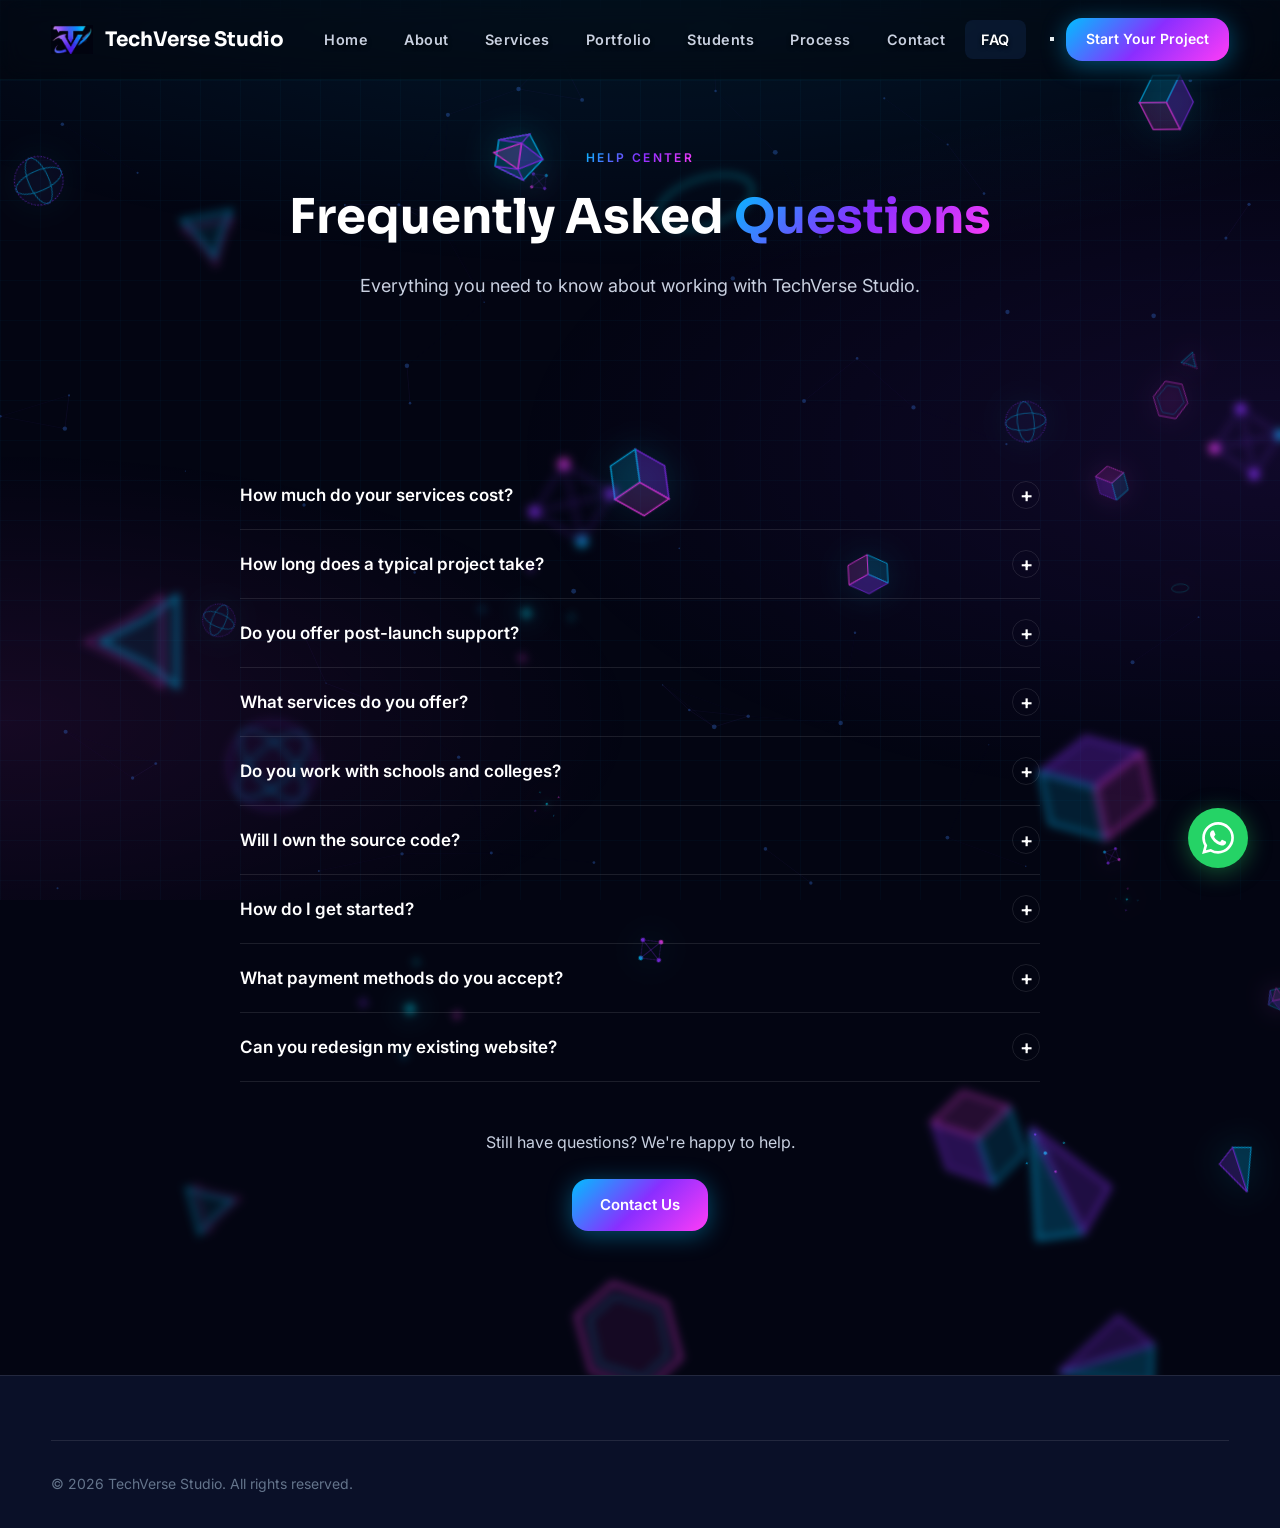
<file: faq.html>
<!DOCTYPE html>
<html lang="en" data-theme="dark">
<head>
  <meta charset="UTF-8">
  <meta name="viewport" content="width=device-width, initial-scale=1.0">
  <meta name="description" content="TechVerse Studio FAQ — Answers about pricing, delivery times, support, and our digital services.">
  <title>FAQ | TechVerse Studio</title>
  <link rel="stylesheet" href="css/style.css?v=26">
</head>
<body>
  <canvas id="particle-canvas" aria-hidden="true"></canvas>
  <header class="navbar scrolled" role="banner">
    <div class="nav-inner">
      <a href="index.html" class="logo"><div class="logo-icon"><img src="assets/logo.png" alt="TechVerse Studio logo"></div><span>TechVerse Studio</span></a>
      <nav class="nav-links"><a href="index.html">Home</a><a href="about.html">About</a><a href="services.html">Services</a><a href="portfolio.html">Portfolio</a><a href="students.html">Students</a><a href="process.html">Process</a><a href="contact.html">Contact</a><a href="faq.html" class="active">FAQ</a></nav>
      <div class="nav-actions"><button class="theme-toggle" type="button" aria-label="Switch theme"></button><a href="contact.html" class="btn btn-primary btn-sm nav-cta">Start Your Project</a><button class="menu-toggle" type="button" aria-label="Open menu"><span></span><span></span><span></span></button></div>
    </div>
    <nav class="mobile-menu"><a href="faq.html" class="active">FAQ</a><a href="contact.html">Contact</a></nav>
  </header>

  <main>
    <section class="page-hero">
      <div class="container reveal">
        <span class="section-label">Help Center</span>
        <h1>Frequently Asked <span class="gradient-text">Questions</span></h1>
        <p>Everything you need to know about working with TechVerse Studio.</p>
      </div>
    </section>

    <section class="section">
      <div class="container">
        <div class="faq-list reveal">
          <div class="faq-item">
            <button class="faq-question" type="button">How much do your services cost?<span class="icon" aria-hidden="true">+</span></button>
            <div class="faq-answer"><div class="faq-answer-inner">Our pricing is highly flexible and depends entirely on your project's scope and complexity. For student projects, we offer heavily discounted packages ranging from ₹2,000 to ₹3,500. For startups and businesses, we focus on delivering maximum ROI through custom-tailored solutions designed for rapid scale and market impact. We provide full, transparent estimates after understanding your requirements during a free consultation.</div></div>
          </div>
          <div class="faq-item">
            <button class="faq-question" type="button">How long does a typical project take?<span class="icon" aria-hidden="true">+</span></button>
            <div class="faq-answer"><div class="faq-answer-inner">Timeline varies by project type: Student projects typically take 1 week. Startups, businesses, and enterprise solutions take 4–8 weeks. We provide a detailed timeline during the planning phase and stick to agreed milestones.</div></div>
          </div>
          <div class="faq-item">
            <button class="faq-question" type="button">Do you offer post-launch support?<span class="icon" aria-hidden="true">+</span></button>
            <div class="faq-answer"><div class="faq-answer-inner">Absolutely! All packages include post-launch support. Startup MVPs include 30 days of free support. We also offer ongoing maintenance plans covering updates, security patches, performance optimization, and feature additions.</div></div>
          </div>
          <div class="faq-item">
            <button class="faq-question" type="button">What services do you offer?<span class="icon" aria-hidden="true">+</span></button>
            <div class="faq-answer"><div class="faq-answer-inner">We offer end-to-end digital solutions: web development, mobile apps, AI solutions, chatbots, automation systems, branding, graphic design, animation & video editing, digital marketing, social media marketing, email marketing, and Meta ads campaigns.</div></div>
          </div>
          <div class="faq-item">
            <button class="faq-question" type="button">Do you work with schools and colleges?<span class="icon" aria-hidden="true">+</span></button>
            <div class="faq-answer"><div class="faq-answer-inner">Yes! We specialize in serving educational institutions with LMS portals, school websites, student management systems, and digital marketing. We also offer special student project pricing for academic portfolios and mini projects.</div></div>
          </div>
          <div class="faq-item">
            <button class="faq-question" type="button">Will I own the source code?<span class="icon" aria-hidden="true">+</span></button>
            <div class="faq-answer"><div class="faq-answer-inner">Yes. Upon project completion and final payment, you receive full ownership of all source code, designs, and assets we create for your project. We believe in complete transparency and client ownership.</div></div>
          </div>
          <div class="faq-item">
            <button class="faq-question" type="button">How do I get started?<span class="icon" aria-hidden="true">+</span></button>
            <div class="faq-answer"><div class="faq-answer-inner">Simply fill out our contact form, message us on WhatsApp, or email us at tvs.techverse.studio@gmail.com. We'll schedule a free consultation to discuss your project, provide a custom quote, and outline the next steps.</div></div>
          </div>
          <div class="faq-item">
            <button class="faq-question" type="button">What payment methods do you accept?<span class="icon" aria-hidden="true">+</span></button>
            <div class="faq-answer"><div class="faq-answer-inner">We accept bank transfers, UPI, PayPal, and international wire transfers. Projects typically require a 50% deposit to begin, with the remaining balance due upon completion. Flexible payment plans are available for larger projects.</div></div>
          </div>
          <div class="faq-item">
            <button class="faq-question" type="button">Can you redesign my existing website?<span class="icon" aria-hidden="true">+</span></button>
            <div class="faq-answer"><div class="faq-answer-inner">Definitely! We offer website redesign and migration services. We'll audit your current site, identify improvement areas, and create a modern, high-converting replacement while preserving your SEO rankings and content where possible.</div></div>
          </div>
        </div>
        <div style="text-align:center;margin-top:3rem;" class="reveal">
          <p style="color:var(--text-secondary);margin-bottom:1.5rem;">Still have questions? We're happy to help.</p>
          <a href="contact.html" class="btn btn-primary">Contact Us</a>
        </div>
      </div>
    </section>
  </main>

  <footer class="footer"><div class="container"><div class="footer-bottom"><p>&copy; 2026 TechVerse Studio. All rights reserved.</p></div></div></footer>
  <a href="#" class="whatsapp-float" data-whatsapp aria-label="Chat on WhatsApp"><svg viewBox="0 0 24 24"><path d="M17.472 14.382c-.297-.149-1.758-.867-2.03-.967-.273-.099-.471-.148-.67.15-.197.297-.767.966-.94 1.164-.173.199-.347.223-.644.075-.297-.15-1.255-.463-2.39-1.475-.883-.788-1.48-1.761-1.653-2.059-.173-.297-.018-.458.13-.606.134-.133.298-.347.446-.52.149-.174.198-.298.298-.497.099-.198.05-.371-.025-.52-.075-.149-.669-1.612-.916-2.207-.242-.579-.487-.5-.669-.51-.173-.008-.371-.01-.57-.01-.198 0-.52.074-.792.372-.272.297-1.04 1.016-1.04 2.479 0 1.462 1.065 2.875 1.213 3.074.149.198 2.096 3.2 5.077 4.487.709.306 1.262.489 1.694.625.712.227 1.36.195 1.871.118.571-.085 1.758-.719 2.006-1.413.248-.694.248-1.289.173-1.413-.074-.124-.272-.198-.57-.347m-5.421 7.403h-.004a9.87 9.87 0 01-5.031-1.378l-.361-.214-3.741.982.998-3.648-.235-.374a9.86 9.86 0 01-1.51-5.26c.001-5.45 4.436-9.884 9.888-9.884 2.64 0 5.122 1.03 6.988 2.898a9.825 9.825 0 012.893 6.994c-.003 5.45-4.435 9.884-9.885 9.884m8.413-18.297A11.815 11.815 0 0012.05 0C5.495 0 .16 5.335.157 11.892c0 2.096.547 4.142 1.588 5.945L.057 24l6.305-1.654a11.882 11.882 0 005.683 1.448h.005c6.554 0 11.89-5.335 11.893-11.893a11.821 11.821 0 00-3.48-8.413z"/></svg></a>
  <script src="js/main.js"></script>
</body>
</html>
</file>
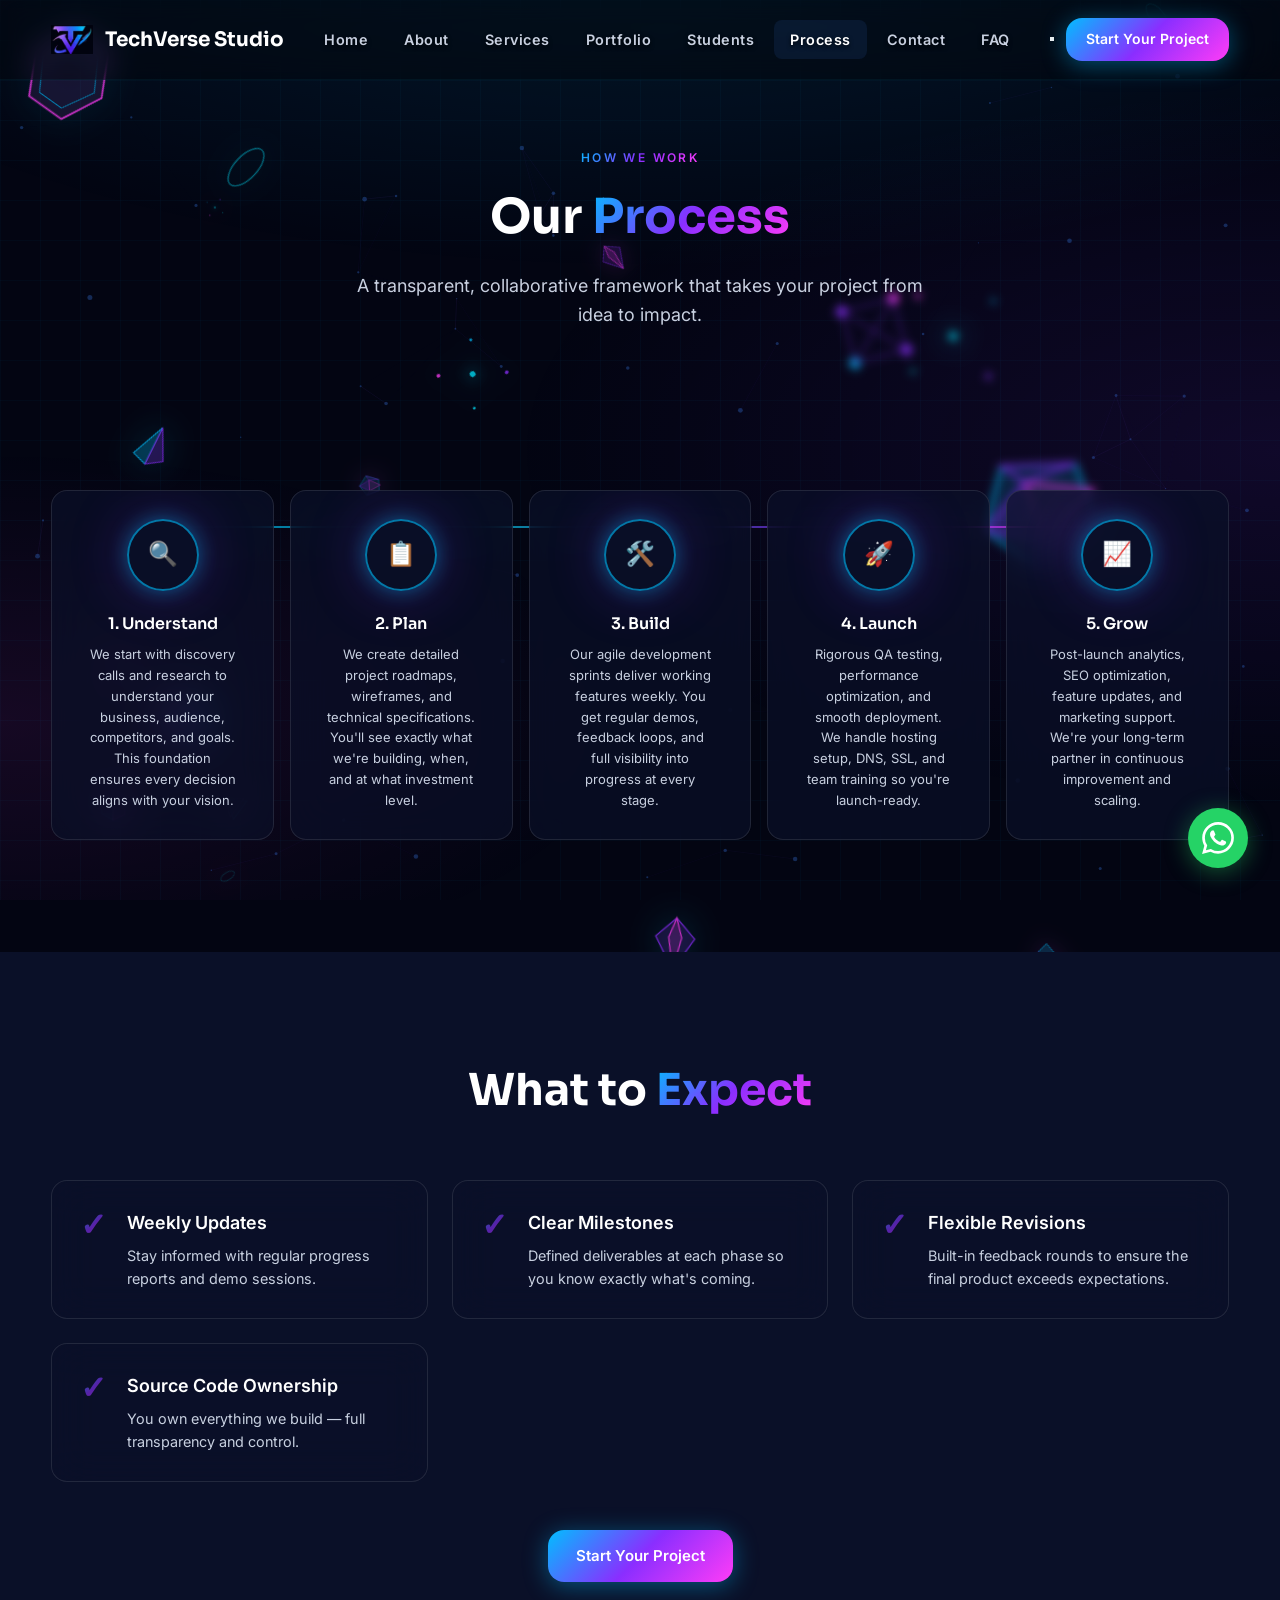
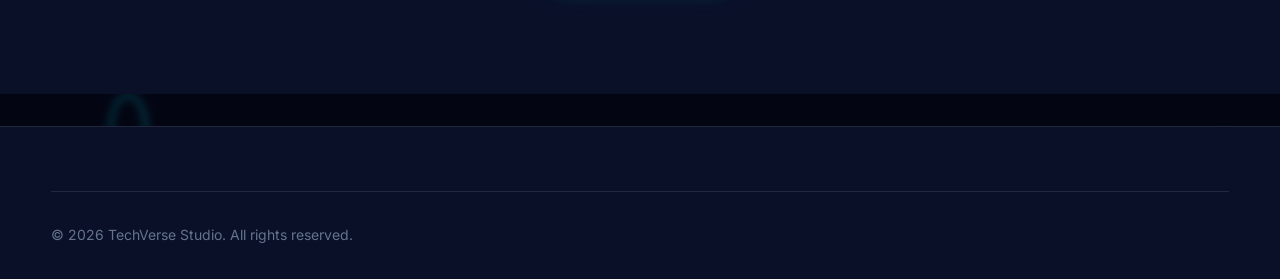
<file: process.html>
<!DOCTYPE html>
<html lang="en" data-theme="dark">
<head>
  <meta charset="UTF-8">
  <meta name="viewport" content="width=device-width, initial-scale=1.0">
  <meta name="description" content="TechVerse Studio process — Understand, Plan, Build, Launch, and Grow. Our proven 5-step framework for digital success.">
  <title>Our Process | TechVerse Studio</title>
  <link rel="stylesheet" href="css/style.css?v=26">
</head>
<body>
  <canvas id="particle-canvas" aria-hidden="true"></canvas>
  <header class="navbar scrolled" role="banner">
    <div class="nav-inner">
      <a href="index.html" class="logo"><div class="logo-icon"><img src="assets/logo.png" alt="TechVerse Studio logo"></div><span>TechVerse Studio</span></a>
      <nav class="nav-links"><a href="index.html">Home</a><a href="about.html">About</a><a href="services.html">Services</a><a href="portfolio.html">Portfolio</a><a href="students.html">Students</a><a href="process.html" class="active">Process</a><a href="contact.html">Contact</a><a href="faq.html">FAQ</a></nav>
      <div class="nav-actions"><button class="theme-toggle" type="button" aria-label="Switch theme"></button><a href="contact.html" class="btn btn-primary btn-sm nav-cta">Start Your Project</a><button class="menu-toggle" type="button" aria-label="Open menu"><span></span><span></span><span></span></button></div>
    </div>
    <nav class="mobile-menu"><a href="index.html">Home</a><a href="process.html" class="active">Process</a><a href="contact.html">Contact</a></nav>
  </header>

  <main>
    <section class="page-hero">
      <div class="container reveal">
        <span class="section-label">How We Work</span>
        <h1>Our <span class="gradient-text">Process</span></h1>
        <p>A transparent, collaborative framework that takes your project from idea to impact.</p>
      </div>
    </section>

    <section class="section">
      <div class="container">
        <div class="process-timeline">
          <article class="glass-card process-step reveal">
            <div class="step-icon">🔍</div>
            <h3>1. Understand</h3>
            <p>We start with discovery calls and research to understand your business, audience, competitors, and goals. This foundation ensures every decision aligns with your vision.</p>
          </article>
          <article class="glass-card process-step reveal">
            <div class="step-icon">📋</div>
            <h3>2. Plan</h3>
            <p>We create detailed project roadmaps, wireframes, and technical specifications. You'll see exactly what we're building, when, and at what investment level.</p>
          </article>
          <article class="glass-card process-step reveal">
            <div class="step-icon">🛠️</div>
            <h3>3. Build</h3>
            <p>Our agile development sprints deliver working features weekly. You get regular demos, feedback loops, and full visibility into progress at every stage.</p>
          </article>
          <article class="glass-card process-step reveal">
            <div class="step-icon">🚀</div>
            <h3>4. Launch</h3>
            <p>Rigorous QA testing, performance optimization, and smooth deployment. We handle hosting setup, DNS, SSL, and team training so you're launch-ready.</p>
          </article>
          <article class="glass-card process-step reveal">
            <div class="step-icon">📈</div>
            <h3>5. Grow</h3>
            <p>Post-launch analytics, SEO optimization, feature updates, and marketing support. We're your long-term partner in continuous improvement and scaling.</p>
          </article>
        </div>
      </div>
    </section>

    <section class="section" style="background:var(--bg-secondary);">
      <div class="container">
        <header class="section-header reveal">
          <h2 class="section-title">What to <span class="gradient-text">Expect</span></h2>
        </header>
        <div class="benefits-grid">
          <article class="glass-card benefit-card reveal"><span class="benefit-num">✓</span><div><h3>Weekly Updates</h3><p>Stay informed with regular progress reports and demo sessions.</p></div></article>
          <article class="glass-card benefit-card reveal"><span class="benefit-num">✓</span><div><h3>Clear Milestones</h3><p>Defined deliverables at each phase so you know exactly what's coming.</p></div></article>
          <article class="glass-card benefit-card reveal"><span class="benefit-num">✓</span><div><h3>Flexible Revisions</h3><p>Built-in feedback rounds to ensure the final product exceeds expectations.</p></div></article>
          <article class="glass-card benefit-card reveal"><span class="benefit-num">✓</span><div><h3>Source Code Ownership</h3><p>You own everything we build — full transparency and control.</p></div></article>
        </div>
        <div style="text-align:center;margin-top:3rem;" class="reveal">
          <a href="contact.html" class="btn btn-primary">Start Your Project</a>
        </div>
      </div>
    </section>
  </main>

  <footer class="footer"><div class="container"><div class="footer-bottom"><p>&copy; 2026 TechVerse Studio. All rights reserved.</p></div></div></footer>
  <a href="#" class="whatsapp-float" data-whatsapp aria-label="Chat on WhatsApp"><svg viewBox="0 0 24 24"><path d="M17.472 14.382c-.297-.149-1.758-.867-2.03-.967-.273-.099-.471-.148-.67.15-.197.297-.767.966-.94 1.164-.173.199-.347.223-.644.075-.297-.15-1.255-.463-2.39-1.475-.883-.788-1.48-1.761-1.653-2.059-.173-.297-.018-.458.13-.606.134-.133.298-.347.446-.52.149-.174.198-.298.298-.497.099-.198.05-.371-.025-.52-.075-.149-.669-1.612-.916-2.207-.242-.579-.487-.5-.669-.51-.173-.008-.371-.01-.57-.01-.198 0-.52.074-.792.372-.272.297-1.04 1.016-1.04 2.479 0 1.462 1.065 2.875 1.213 3.074.149.198 2.096 3.2 5.077 4.487.709.306 1.262.489 1.694.625.712.227 1.36.195 1.871.118.571-.085 1.758-.719 2.006-1.413.248-.694.248-1.289.173-1.413-.074-.124-.272-.198-.57-.347m-5.421 7.403h-.004a9.87 9.87 0 01-5.031-1.378l-.361-.214-3.741.982.998-3.648-.235-.374a9.86 9.86 0 01-1.51-5.26c.001-5.45 4.436-9.884 9.888-9.884 2.64 0 5.122 1.03 6.988 2.898a9.825 9.825 0 012.893 6.994c-.003 5.45-4.435 9.884-9.885 9.884m8.413-18.297A11.815 11.815 0 0012.05 0C5.495 0 .16 5.335.157 11.892c0 2.096.547 4.142 1.588 5.945L.057 24l6.305-1.654a11.882 11.882 0 005.683 1.448h.005c6.554 0 11.89-5.335 11.893-11.893a11.821 11.821 0 00-3.48-8.413z"/></svg></a>
  <script src="js/main.js"></script>
</body>
</html>
</file>
<file: css/style.css>
/* TechVerse Studio — Premium Futuristic Design System */

@import url('https://fonts.googleapis.com/css2?family=Inter:wght@300;400;500;600;700&family=Sora:wght@400;500;600;700;800&display=swap');

:root {
  --bg-primary: #030512;
  --bg-secondary: #0A1028;
  --bg-card: rgba(10, 16, 40, 0.7);
  --bg-card-hover: rgba(14, 22, 56, 0.9);
  --text-primary: #FFFFFF;
  --text-secondary: #C8D0E0;
  --text-muted: #64748b;
  --accent-blue: #00BFFF;
  --accent-cyan: #00E5FF;
  --accent-purple: #8A2EFF;
  --accent-pink: #FF3CF7;
  --gradient-main: linear-gradient(135deg, #00BFFF 0%, #8A2EFF 50%, #FF3CF7 100%);
  --gradient-text: linear-gradient(135deg, #00BFFF, #8A2EFF, #FF3CF7);
  --gradient-glow: linear-gradient(135deg, rgba(0, 191, 255, 0.4), rgba(138, 46, 255, 0.4));
  --border-glass: rgba(255, 255, 255, 0.1);
  --border-glow: rgba(0, 191, 255, 0.6);
  --shadow-neon: 0 0 20px rgba(0, 191, 255, 0.4), 0 0 60px rgba(138, 46, 255, 0.3);
  --shadow-card: 0 8px 32px rgba(0, 0, 0, 0.6);
  --radius-sm: 8px;
  --radius-md: 12px;
  --radius-lg: 16px;
  --radius-xl: 24px;
  --font-display: 'Sora', sans-serif;
  --font-body: 'Inter', sans-serif;
  --nav-height: 80px;
  --transition: 0.35s cubic-bezier(0.4, 0, 0.2, 1);
  --container: min(1200px, 92vw);
}

[data-theme="light"] {
  --bg-primary: #f8fafc;
  --bg-secondary: #eef2ff;
  --bg-card: rgba(255, 255, 255, 0.85);
  --bg-card-hover: rgba(255, 255, 255, 0.95);
  --text-primary: #0f172a;
  --text-secondary: #475569;
  --text-muted: #64748b;
  --border-glass: rgba(15, 23, 42, 0.1);
  --border-glow: rgba(59, 130, 246, 0.25);
  --shadow-neon: 0 0 40px rgba(59, 130, 246, 0.1);
  --shadow-card: 0 8px 32px rgba(15, 23, 42, 0.08);
}

*, *::before, *::after {
  box-sizing: border-box;
  margin: 0;
  padding: 0;
}

html {
  scroll-behavior: smooth;
  scroll-padding-top: var(--nav-height);
}

body {
  font-family: var(--font-body);
  background: var(--bg-primary);
  color: var(--text-primary);
  line-height: 1.6;
  overflow-x: hidden;
  position: relative;
  transition: background var(--transition), color var(--transition);
}

body::before {
  content: '';
  position: fixed;
  inset: 0;
  background:
    radial-gradient(ellipse 80% 50% at 50% -20%, rgba(0, 191, 255, 0.15), transparent),
    radial-gradient(ellipse 60% 40% at 100% 50%, rgba(138, 46, 255, 0.1), transparent),
    radial-gradient(ellipse 50% 30% at 0% 80%, rgba(255, 60, 247, 0.08), transparent),
    linear-gradient(rgba(0, 191, 255, 0.03) 1px, transparent 1px),
    linear-gradient(90deg, rgba(0, 191, 255, 0.03) 1px, transparent 1px);
  background-size: 100% 100%, 100% 100%, 100% 100%, 40px 40px, 40px 40px;
  pointer-events: none;
  z-index: 0;
}

#particle-canvas {
  position: fixed;
  inset: 0;
  z-index: 0;
  pointer-events: none;
  opacity: 0.6;
}

img {
  max-width: 100%;
  height: auto;
  display: block;
}

a {
  color: inherit;
  text-decoration: none;
  transition: color var(--transition);
}

ul { list-style: none; }

.container {
  width: var(--container);
  margin-inline: auto;
  position: relative;
  z-index: 1;
}

.hero {
  min-height: 100vh;
  display: flex;
  align-items: center;
  padding: calc(var(--nav-height) + 4rem) 0 4rem;
  background: radial-gradient(circle at top right, rgba(138, 46, 255, 0.1), transparent 40%),
              radial-gradient(circle at bottom left, rgba(0, 191, 255, 0.1), transparent 40%);
  position: relative;
}

.section {
  padding: clamp(4rem, 10vw, 7rem) 0;
  position: relative;
  z-index: 1;
}

.section-header {
  text-align: center;
  max-width: 720px;
  margin: 0 auto clamp(2.5rem, 5vw, 4rem);
}

.section-label {
  display: inline-block;
  font-size: 0.75rem;
  font-weight: 600;
  letter-spacing: 0.2em;
  text-transform: uppercase;
  background: var(--gradient-text);
  -webkit-background-clip: text;
  -webkit-text-fill-color: transparent;
  background-clip: text;
  margin-bottom: 0.75rem;
}

.section-title {
  font-family: var(--font-display);
  font-size: clamp(1.75rem, 4vw, 2.75rem);
  font-weight: 700;
  line-height: 1.2;
  margin-bottom: 1rem;
}

.section-desc {
  color: var(--text-secondary);
  font-size: clamp(1rem, 2vw, 1.125rem);
}

.gradient-text {
  background: var(--gradient-text);
  -webkit-background-clip: text;
  -webkit-text-fill-color: transparent;
  background-clip: text;
}

/* Buttons */
.btn {
  display: inline-flex;
  align-items: center;
  justify-content: center;
  gap: 0.5rem;
  padding: 0.875rem 1.75rem;
  font-family: var(--font-body);
  font-size: 0.9375rem;
  font-weight: 600;
  border-radius: 16px;
  border: none;
  cursor: pointer;
  transition: all 0.4s cubic-bezier(0.4, 0, 0.2, 1);
  position: relative;
  overflow: hidden;
}

.btn-primary {
  background: var(--gradient-main);
  color: #fff;
  box-shadow: 0 4px 24px rgba(0, 191, 255, 0.4);
}

.btn-primary:hover {
  transform: translateY(-3px) scale(1.02);
  box-shadow: 0 8px 40px rgba(0, 191, 255, 0.6), 0 0 60px rgba(138, 46, 255, 0.4);
}

.btn-secondary {
  background: transparent;
  color: var(--text-primary);
  border: 1px solid var(--border-glow);
  backdrop-filter: blur(12px);
}

.btn-secondary:hover {
  border-color: var(--accent-cyan);
  background: rgba(0, 191, 255, 0.1);
  box-shadow: 0 0 30px rgba(0, 229, 255, 0.3);
  transform: translateY(-3px) scale(1.02);
}

.btn-ghost {
  background: rgba(255, 255, 255, 0.05);
  border: 1px solid var(--border-glass);
  color: var(--text-primary);
}

.btn-ghost:hover {
  background: rgba(255, 255, 255, 0.1);
  border-color: var(--border-glow);
}

.btn-sm { padding: 0.625rem 1.25rem; font-size: 0.875rem; }

.btn-group {
  display: flex;
  flex-wrap: wrap;
  gap: 1rem;
}

/* Glass cards */
.glass-card {
  background: var(--bg-card);
  backdrop-filter: blur(20px);
  -webkit-backdrop-filter: blur(20px);
  border: 1px solid var(--border-glass);
  border-radius: var(--radius-lg);
  padding: 1.75rem;
  transition: all var(--transition);
  position: relative;
  overflow: hidden;
}

.glass-card::before {
  content: '';
  position: absolute;
  inset: 0;
  border-radius: inherit;
  padding: 2px;
  background: linear-gradient(135deg, rgba(0, 191, 255, 0.8), transparent 40%, rgba(255, 60, 247, 0.6));
  -webkit-mask: linear-gradient(#fff 0 0) content-box, linear-gradient(#fff 0 0);
  mask: linear-gradient(#fff 0 0) content-box, linear-gradient(#fff 0 0);
  -webkit-mask-composite: xor;
  mask-composite: exclude;
  opacity: 0;
  transition: opacity var(--transition);
  pointer-events: none;
}

.glass-card:hover {
  background: var(--bg-card-hover);
  transform: translateY(-4px);
  box-shadow: var(--shadow-neon), var(--shadow-card);
  border-color: var(--border-glow);
}

.glass-card:hover::before { opacity: 1; }

/* Navbar */
.navbar {
  position: fixed;
  top: 0;
  left: 0;
  right: 0;
  height: var(--nav-height);
  z-index: 1000;
  transition: all var(--transition);
}

.navbar.scrolled {
  background: rgba(3, 5, 8, 0.85);
  backdrop-filter: blur(20px);
  -webkit-backdrop-filter: blur(20px);
  border-bottom: 1px solid var(--border-glass);
  box-shadow: 0 4px 24px rgba(0, 0, 0, 0.2);
}

[data-theme="light"] .navbar.scrolled {
  background: rgba(248, 250, 252, 0.9);
}

.nav-inner {
  display: flex;
  align-items: center;
  justify-content: space-between;
  height: 100%;
  width: var(--container);
  margin-inline: auto;
}

.logo {
  display: flex;
  align-items: center;
  gap: 0.75rem;
  font-family: var(--font-display);
  font-weight: 700;
  font-size: 1.25rem;
}

.logo-icon {
  width: 42px;
  height: 42px;
  border-radius: var(--radius-sm);
  background: transparent;
  display: flex;
  align-items: center;
  justify-content: center;
  flex-shrink: 0;
  overflow: hidden;
}

.logo-icon svg { width: 24px; height: 24px; }

.logo-icon img {
  width: 100%;
  height: 100%;
  object-fit: contain;
}

.nav-links {
  display: flex;
  align-items: center;
  gap: 0.25rem;
}

.nav-links a {
  padding: 0.5rem 1rem;
  font-size: 0.9rem;
  font-weight: 500;
  color: var(--text-secondary);
  border-radius: var(--radius-sm);
  transition: all var(--transition);
}

.nav-links a:hover,
.nav-links a.active {
  color: var(--text-primary);
  background: rgba(59, 130, 246, 0.1);
}

.nav-actions {
  display: flex;
  align-items: center;
  gap: 0.75rem;
}



.theme-toggle:hover {
  border-color: var(--border-glow);
  box-shadow: 0 0 16px rgba(59, 130, 246, 0.2);
}

.nav-cta { display: inline-flex; }

.menu-toggle {
  display: none;
  flex-direction: column;
  gap: 5px;
  width: 44px;
  height: 44px;
  padding: 10px;
  border: 1px solid var(--border-glass);
  border-radius: var(--radius-sm);
  background: rgba(255, 255, 255, 0.05);
  cursor: pointer;
}

.menu-toggle span {
  display: block;
  height: 2px;
  background: var(--text-primary);
  border-radius: 2px;
  transition: all var(--transition);
}

.menu-toggle.active span:nth-child(1) {
  transform: rotate(45deg) translate(5px, 5px);
}

.menu-toggle.active span:nth-child(2) { opacity: 0; }

.menu-toggle.active span:nth-child(3) {
  transform: rotate(-45deg) translate(5px, -5px);
}

.mobile-menu {
  display: none;
  position: fixed;
  top: var(--nav-height);
  left: 0;
  right: 0;
  bottom: 0;
  background: rgba(3, 5, 8, 0.98);
  backdrop-filter: blur(24px);
  z-index: 999;
  padding: 2rem;
  flex-direction: column;
  gap: 0.5rem;
  transform: translateX(100%);
  transition: transform 0.4s cubic-bezier(0.4, 0, 0.2, 1);
}

.mobile-menu.open {
  transform: translateX(0);
}

.mobile-menu a {
  padding: 1rem 1.25rem;
  font-size: 1.125rem;
  font-weight: 500;
  border-radius: var(--radius-md);
  border: 1px solid transparent;
}

.mobile-menu a:hover,
.mobile-menu a.active {
  background: rgba(59, 130, 246, 0.1);
  border-color: var(--border-glass);
}

/* Hero */
.hero {
  min-height: 100vh;
  display: flex;
  align-items: center;
  padding-top: var(--nav-height);
  position: relative;
  overflow: hidden;
}

.hero-grid {
  display: grid;
  grid-template-columns: 1fr 1fr;
  gap: 3rem;
  align-items: center;
}

.hero-badge {
  display: inline-flex;
  align-items: center;
  gap: 0.5rem;
  padding: 0.5rem 1rem;
  background: rgba(59, 130, 246, 0.1);
  border: 1px solid var(--border-glow);
  border-radius: 100px;
  font-size: 0.8125rem;
  font-weight: 500;
  color: var(--accent-cyan);
  margin-bottom: 1.5rem;
  animation: fadeInUp 0.8s ease;
}

.hero-badge .pulse {
  width: 8px;
  height: 8px;
  background: var(--accent-cyan);
  border-radius: 50%;
  animation: pulse 2s infinite;
}

.hero-content {
  position: relative;
  pointer-events: auto;
}

.hero h1 {
  font-family: var(--font-display);
  font-size: clamp(2.25rem, 5vw, 3.5rem);
  font-weight: 800;
  line-height: 1.1;
  margin-bottom: 1.25rem;
  animation: fadeInUp 0.8s ease 0.1s both;
}

.hero-tagline {
  font-size: clamp(1rem, 2vw, 1.25rem);
  color: var(--accent-cyan);
  font-weight: 500;
  margin-bottom: 0.75rem;
  animation: fadeInUp 0.8s ease 0.15s both;
}

.hero p {
  color: var(--text-secondary);
  font-size: clamp(1rem, 2vw, 1.125rem);
  max-width: 540px;
  margin-bottom: 2rem;
  animation: fadeInUp 0.8s ease 0.2s both;
}

.hero .btn-group { animation: fadeInUp 0.8s ease 0.3s both; }

.hero-visual {
  position: relative;
  animation: fadeIn 1s ease 0.4s both;
  display: flex;
  justify-content: center;
  align-items: center; /* Align with left-side content center */
}

/* 3D Robot Video Integration */
.robot-container {
  position: relative;
  width: 180%; /* Even larger frame width */
  max-width: 1400px; 
  right: -25%; 
  margin-inline: auto;
  display: flex;
  justify-content: flex-end;
  align-items: center;
  transform: translateY(-20px) scale(2.1); /* Scaled up by ~30% from 1.6 */
  pointer-events: none;
}

.robot-ambient-glow {
  position: absolute;
  bottom: 10%;
  left: 50%;
  transform: translateX(-50%);
  width: 60%;
  height: 40px;
  background: radial-gradient(ellipse at center, rgba(138, 46, 255, 0.6) 0%, rgba(0, 191, 255, 0.3) 50%, transparent 80%);
  filter: blur(20px);
  z-index: 0;
  animation: pulse 4s infinite alternate;
}

.robot-video {
  width: 100%;
  height: auto;
  position: relative;
  z-index: 1;
  object-fit: contain;
  /* Strictly remove generator logos in corners */
  clip-path: inset(0 15% 15% 15%); 
  /* Aggressively fade the margins of the video box to 0% opacity long before the actual edge, guaranteeing a seamless blend into the website background */
  -webkit-mask-image: radial-gradient(ellipse at 50% 45%, black 40%, transparent 75%);
  mask-image: radial-gradient(ellipse at 50% 45%, black 40%, transparent 75%);
}

/* Creative Speech Cloud Caption */
.video-caption {
  position: absolute;
  top: -20%; /* Shifted even higher to -20% */
  right: 55%; /* Shifted towards the right */
  z-index: 20;
  display: flex;
  align-items: center;
  justify-content: center;
  background: rgba(3, 5, 18, 0.7);
  backdrop-filter: blur(12px);
  -webkit-backdrop-filter: blur(12px);
  border: 1px solid rgba(0, 229, 255, 0.3);
  padding: 1.25rem 2rem;
  /* Speech bubble shape: fully rounded except the bottom-right corner which acts as the base of the tail */
  border-radius: 40px 40px 5px 40px;
  box-shadow: 0 15px 35px rgba(0, 229, 255, 0.15), inset 0 0 15px rgba(0, 229, 255, 0.1);
  animation: float 4s ease-in-out infinite;
  white-space: nowrap;
  
  /* Hidden by default, appears when waving */
  opacity: 0;
  transform: translateY(10px) scale(0.95);
  transition: opacity 0.4s ease, transform 0.4s ease;
  pointer-events: none;
}

.hero-visual.is-waving .video-caption {
  opacity: 1;
  transform: translateY(0) scale(1);
}

/* The Speech Tail pointing towards the robot's mouth */
.video-caption::after {
  content: '';
  position: absolute;
  bottom: 10px;
  right: -12px;
  width: 24px;
  height: 24px;
  background: rgba(3, 5, 18, 0.7);
  border-right: 1px solid rgba(0, 229, 255, 0.3);
  border-top: 1px solid rgba(0, 229, 255, 0.3);
  backdrop-filter: blur(12px);
  -webkit-backdrop-filter: blur(12px);
  transform: rotate(45deg);
  border-radius: 4px;
  z-index: -1;
  box-shadow: 5px -5px 10px rgba(0, 229, 255, 0.05);
}

.typewriter-text {
  font-family: var(--font-mono);
  font-size: clamp(0.9rem, 1.2vw, 1.1rem);
  font-weight: 600;
  color: #ffffff;
  text-transform: uppercase;
  letter-spacing: 3px;
  text-shadow: 0 0 8px rgba(0, 229, 255, 0.5);
  border-right: none;
  white-space: normal;
  text-align: center;
  margin: 0 auto;
  line-height: 1.4;
  clip-path: inset(0 100% 0 0);
  animation: none;
}

.hero-visual.is-waving .typewriter-text {
  animation: typing-clip 1.5s forwards;
}

@keyframes typing-clip {
  from { clip-path: inset(0 100% 0 0); }
  to { clip-path: inset(0 0 0 0); }
}

@keyframes blink-caret {
  from, to { border-color: transparent }
  50% { border-color: var(--accent-cyan); }
}

.floating {
  animation: float 6s ease-in-out infinite;
}

.floating-delay { animation-delay: -3s; }

/* Stats */
.stats-bar {
  display: grid;
  grid-template-columns: repeat(4, 1fr);
  gap: 1.5rem;
  margin-top: 4rem;
  padding: 2rem;
  background: var(--bg-card);
  backdrop-filter: blur(20px);
  border: 1px solid var(--border-glass);
  border-radius: var(--radius-xl);
}

.stat-item { text-align: center; }

.stat-number {
  font-family: var(--font-display);
  font-size: clamp(2rem, 4vw, 2.75rem);
  font-weight: 700;
  background: var(--gradient-text);
  -webkit-background-clip: text;
  -webkit-text-fill-color: transparent;
  background-clip: text;
}

.stat-label {
  font-size: 0.875rem;
  color: var(--text-secondary);
  margin-top: 0.25rem;
}

/* Services grid */
.services-grid {
  display: grid;
  grid-template-columns: repeat(auto-fill, minmax(280px, 1fr));
  gap: 1.5rem;
}

.service-card .service-icon {
  width: 56px;
  height: 56px;
  border-radius: var(--radius-md);
  background: linear-gradient(135deg, rgba(59, 130, 246, 0.2), rgba(139, 92, 246, 0.2));
  display: flex;
  align-items: center;
  justify-content: center;
  font-size: 1.5rem;
  margin-bottom: 1.25rem;
  transition: transform var(--transition);
}

.service-card:hover .service-icon {
  transform: scale(1.08);
  box-shadow: 0 0 24px rgba(59, 130, 246, 0.3);
}

.service-card h3 {
  font-family: var(--font-display);
  font-size: 1.125rem;
  font-weight: 600;
  margin-bottom: 0.5rem;
}

.service-card p {
  font-size: 0.9rem;
  color: var(--text-secondary);
  line-height: 1.5;
}

/* Why choose / benefits */
.benefits-grid {
  display: grid;
  grid-template-columns: repeat(auto-fill, minmax(300px, 1fr));
  gap: 1.5rem;
}

.benefit-card {
  display: flex;
  gap: 1.25rem;
  align-items: flex-start;
}

.benefit-num {
  font-family: var(--font-display);
  font-size: 2rem;
  font-weight: 800;
  background: var(--gradient-text);
  -webkit-background-clip: text;
  -webkit-text-fill-color: transparent;
  background-clip: text;
  opacity: 0.6;
  line-height: 1;
}

.benefit-card h3 {
  font-size: 1.125rem;
  font-weight: 600;
  margin-bottom: 0.375rem;
}

.benefit-card p {
  font-size: 0.9rem;
  color: var(--text-secondary);
}

/* Industries */
.industries-grid {
  display: grid;
  grid-template-columns: repeat(auto-fill, minmax(160px, 1fr));
  gap: 1.25rem;
}

.industry-card {
  text-align: center;
  padding: 2rem 1rem;
}

.industry-card .industry-icon {
  font-size: 2.5rem;
  margin-bottom: 1rem;
  display: block;
}

.industry-card h3 {
  font-size: 1rem;
  font-weight: 600;
}

/* Process timeline */
.process-timeline {
  display: grid;
  grid-template-columns: repeat(5, 1fr);
  gap: 1rem;
  position: relative;
}

.process-timeline::before {
  content: '';
  position: absolute;
  top: 36px;
  left: 10%;
  right: 10%;
  height: 2px;
  background: linear-gradient(90deg, var(--accent-blue), var(--accent-cyan), var(--accent-purple), var(--accent-pink));
  opacity: 0.6;
  z-index: 0;
}

.process-step {
  text-align: center;
  position: relative;
  z-index: 1;
}

.process-step .step-icon {
  width: 72px;
  height: 72px;
  margin: 0 auto 1.25rem;
  border-radius: 50%;
  background: var(--bg-card);
  border: 2px solid var(--border-glow);
  display: flex;
  align-items: center;
  justify-content: center;
  font-size: 1.5rem;
  transition: all var(--transition);
  box-shadow: var(--shadow-neon);
}

.process-step:hover .step-icon {
  transform: scale(1.1);
  box-shadow: 0 0 32px rgba(59, 130, 246, 0.4);
}

.process-step h3 {
  font-family: var(--font-display);
  font-size: 1rem;
  font-weight: 600;
  margin-bottom: 0.5rem;
}

.process-step p {
  font-size: 0.8125rem;
  color: var(--text-secondary);
  padding: 0 0.5rem;
}

/* Portfolio */
.filter-bar {
  display: flex;
  flex-wrap: wrap;
  justify-content: center;
  gap: 0.75rem;
  margin-bottom: 2.5rem;
}

.filter-btn {
  padding: 0.625rem 1.25rem;
  font-size: 0.875rem;
  font-weight: 500;
  border-radius: 100px;
  border: 1px solid var(--border-glass);
  background: transparent;
  color: var(--text-secondary);
  cursor: pointer;
  transition: all var(--transition);
}

.filter-btn:hover,
.filter-btn.active {
  background: var(--gradient-main);
  color: #fff;
  border-color: transparent;
  box-shadow: 0 4px 16px rgba(59, 130, 246, 0.3);
}

.portfolio-grid {
  display: grid;
  grid-template-columns: repeat(auto-fill, minmax(340px, 1fr));
  gap: 1.5rem;
}

.portfolio-card {
  padding: 0;
  overflow: hidden;
}

.portfolio-card.hidden { display: none; }

.portfolio-image {
  aspect-ratio: 16/10;
  overflow: hidden;
  position: relative;
}

.portfolio-image img {
  width: 100%;
  height: 100%;
  object-fit: cover;
  transition: transform 0.6s ease;
}

.portfolio-card:hover .portfolio-image img {
  transform: scale(1.08);
}

.portfolio-image .category-badge {
  position: absolute;
  top: 1rem;
  left: 1rem;
  padding: 0.375rem 0.875rem;
  background: rgba(3, 5, 8, 0.8);
  backdrop-filter: blur(8px);
  border-radius: 100px;
  font-size: 0.75rem;
  font-weight: 600;
  color: var(--accent-cyan);
}

.portfolio-content { padding: 1.5rem; }

.portfolio-content h3 {
  font-family: var(--font-display);
  font-size: 1.25rem;
  font-weight: 600;
  margin-bottom: 0.5rem;
}

.portfolio-content p {
  font-size: 0.9rem;
  color: var(--text-secondary);
  margin-bottom: 1rem;
}

.tech-tags {
  display: flex;
  flex-wrap: wrap;
  gap: 0.5rem;
}

.tech-tags span {
  font-size: 0.75rem;
  padding: 0.25rem 0.625rem;
  background: rgba(59, 130, 246, 0.1);
  border-radius: 100px;
  color: var(--accent-cyan);
}

/* Testimonials */
.testimonials-grid {
  display: grid;
  grid-template-columns: repeat(auto-fill, minmax(320px, 1fr));
  gap: 1.5rem;
}

.testimonial-card .stars {
  color: #fbbf24;
  font-size: 1rem;
  letter-spacing: 2px;
  margin-bottom: 1rem;
}

.testimonial-card blockquote {
  font-size: 1rem;
  color: var(--text-secondary);
  font-style: italic;
  margin-bottom: 1.5rem;
  line-height: 1.7;
}

.testimonial-author {
  display: flex;
  align-items: center;
  gap: 1rem;
}

.author-avatar {
  width: 48px;
  height: 48px;
  border-radius: 50%;
  background: var(--gradient-main);
  display: flex;
  align-items: center;
  justify-content: center;
  font-weight: 700;
  font-size: 1rem;
}

.author-info strong {
  display: block;
  font-size: 0.9375rem;
}

.author-info span {
  font-size: 0.8125rem;
  color: var(--text-muted);
}

/* CTA banner */
.cta-banner {
  text-align: center;
  padding: clamp(3rem, 8vw, 5rem);
  background: linear-gradient(135deg, rgba(59, 130, 246, 0.15), rgba(139, 92, 246, 0.15));
  border: 1px solid var(--border-glow);
  border-radius: var(--radius-xl);
  position: relative;
  overflow: hidden;
}

.cta-banner::before {
  content: '';
  position: absolute;
  inset: -50%;
  background: conic-gradient(from 0deg, transparent, rgba(59, 130, 246, 0.1), transparent 30%);
  animation: rotate 20s linear infinite;
}

.cta-banner > * { position: relative; z-index: 1; }

.cta-banner h2 {
  font-family: var(--font-display);
  font-size: clamp(1.75rem, 4vw, 2.5rem);
  font-weight: 700;
  margin-bottom: 1rem;
}

.cta-banner p {
  color: var(--text-secondary);
  margin-bottom: 2rem;
  max-width: 560px;
  margin-inline: auto;
}

/* Pricing */
.pricing-grid {
  display: grid;
  grid-template-columns: repeat(auto-fill, minmax(300px, 1fr));
  gap: 1.5rem;
  align-items: stretch;
}

.pricing-card {
  display: flex;
  flex-direction: column;
}

.pricing-card.featured {
  border-color: var(--border-glow);
  transform: scale(1.02);
  box-shadow: var(--shadow-neon);
}

.pricing-card .plan-name {
  font-family: var(--font-display);
  font-size: 1.25rem;
  font-weight: 600;
  margin-bottom: 0.5rem;
}

.pricing-card .plan-price {
  font-size: 2rem;
  font-weight: 700;
  margin-bottom: 0.25rem;
}

.pricing-card .plan-price span {
  font-size: 0.875rem;
  font-weight: 400;
  color: var(--text-muted);
}

.pricing-card .plan-desc {
  font-size: 0.9rem;
  color: var(--text-secondary);
  margin-bottom: 1.5rem;
  flex-grow: 1;
}

.pricing-features {
  margin-bottom: 1.5rem;
}

.pricing-features li {
  padding: 0.5rem 0;
  font-size: 0.9rem;
  color: var(--text-secondary);
  display: flex;
  align-items: center;
  gap: 0.5rem;
}

.pricing-features li::before {
  content: '✓';
  color: var(--accent-cyan);
  font-weight: 700;
}

/* FAQ */
.faq-list { max-width: 800px; margin-inline: auto; }

.faq-item {
  border-bottom: 1px solid var(--border-glass);
  overflow: hidden;
}

.faq-question {
  width: 100%;
  display: flex;
  align-items: center;
  justify-content: space-between;
  gap: 1rem;
  padding: 1.25rem 0;
  background: none;
  border: none;
  color: var(--text-primary);
  font-family: var(--font-body);
  font-size: 1.0625rem;
  font-weight: 600;
  text-align: left;
  cursor: pointer;
  transition: color var(--transition);
}

.faq-question:hover { color: var(--accent-cyan); }

.faq-question .icon {
  flex-shrink: 0;
  width: 28px;
  height: 28px;
  border-radius: 50%;
  border: 1px solid var(--border-glass);
  display: flex;
  align-items: center;
  justify-content: center;
  font-size: 1.25rem;
  transition: transform var(--transition);
}

.faq-item.open .faq-question .icon { transform: rotate(45deg); }

.faq-answer {
  max-height: 0;
  overflow: hidden;
  transition: max-height 0.4s ease;
}

.faq-answer-inner {
  padding-bottom: 1.25rem;
  color: var(--text-secondary);
  font-size: 0.9375rem;
  line-height: 1.7;
}

.faq-item.open .faq-answer { max-height: 300px; }

/* Contact */
.contact-grid {
  display: grid;
  grid-template-columns: 1fr 1.2fr;
  gap: 3rem;
  align-items: start;
}

.contact-info h3 {
  font-family: var(--font-display);
  font-size: 1.5rem;
  margin-bottom: 1rem;
}

.contact-methods {
  display: flex;
  flex-direction: column;
  gap: 1.25rem;
  margin: 2rem 0;
}

.contact-method {
  display: flex;
  align-items: center;
  gap: 1rem;
  padding: 1rem;
  background: var(--bg-card);
  border: 1px solid var(--border-glass);
  border-radius: var(--radius-md);
  transition: all var(--transition);
}

.contact-method:hover {
  border-color: var(--border-glow);
  transform: translateX(4px);
}

.contact-method .icon {
  width: 48px;
  height: 48px;
  border-radius: var(--radius-sm);
  background: linear-gradient(135deg, rgba(59, 130, 246, 0.2), rgba(139, 92, 246, 0.2));
  display: flex;
  align-items: center;
  justify-content: center;
  font-size: 1.25rem;
}

.contact-form .form-group {
  margin-bottom: 1.25rem;
}

.contact-form label {
  display: block;
  font-size: 0.875rem;
  font-weight: 500;
  margin-bottom: 0.5rem;
  color: var(--text-secondary);
}

.contact-form input,
.contact-form select,
.contact-form textarea {
  width: 100%;
  padding: 0.875rem 1rem;
  background: rgba(255, 255, 255, 0.03);
  border: 1px solid var(--border-glass);
  border-radius: var(--radius-md);
  color: var(--text-primary);
  font-family: var(--font-body);
  font-size: 1rem;
  transition: all var(--transition);
}

.contact-form input:focus,
.contact-form select:focus,
.contact-form textarea:focus {
  outline: none;
  border-color: var(--accent-cyan);
  box-shadow: 0 0 0 3px rgba(6, 182, 212, 0.15);
}

.contact-form input.error,
.contact-form select.error,
.contact-form textarea.error {
  border-color: #ef4444;
}

.form-error {
  font-size: 0.8125rem;
  color: #ef4444;
  margin-top: 0.375rem;
  display: none;
}

.form-error.visible { display: block; }

.form-row {
  display: grid;
  grid-template-columns: 1fr 1fr;
  gap: 1.25rem;
}

.form-success {
  display: none;
  padding: 1rem;
  background: rgba(34, 197, 94, 0.1);
  border: 1px solid rgba(34, 197, 94, 0.3);
  border-radius: var(--radius-md);
  color: #4ade80;
  margin-bottom: 1rem;
}

.form-success.visible { display: block; }

/* Blog placeholder */
.blog-grid {
  display: grid;
  grid-template-columns: repeat(auto-fill, minmax(320px, 1fr));
  gap: 1.5rem;
}

.blog-card .blog-date {
  font-size: 0.8125rem;
  color: var(--accent-cyan);
  margin-bottom: 0.75rem;
}

.blog-card h3 {
  font-size: 1.125rem;
  font-weight: 600;
  margin-bottom: 0.5rem;
}

.blog-card p {
  font-size: 0.9rem;
  color: var(--text-secondary);
}

.coming-soon-badge {
  display: inline-block;
  padding: 0.25rem 0.75rem;
  background: rgba(139, 92, 246, 0.2);
  border-radius: 100px;
  font-size: 0.75rem;
  font-weight: 600;
  color: var(--accent-purple);
  margin-bottom: 1rem;
}

/* Page hero (inner pages) */
.page-hero {
  padding: calc(var(--nav-height) + 4rem) 0 3rem;
  text-align: center;
  position: relative;
}

.page-hero h1 {
  font-family: var(--font-display);
  font-size: clamp(2rem, 5vw, 3rem);
  font-weight: 700;
  margin-bottom: 1rem;
}

.page-hero p {
  color: var(--text-secondary);
  font-size: 1.125rem;
  max-width: 600px;
  margin-inline: auto;
}

/* About */
.about-grid {
  display: grid;
  grid-template-columns: 1fr 1fr;
  gap: 4rem;
  align-items: center;
}

.about-visual {
  position: relative;
}

.about-visual .glass-card {
  padding: 3rem;
  text-align: center;
}

.values-grid {
  display: grid;
  grid-template-columns: repeat(3, 1fr);
  gap: 1.5rem;
  margin-top: 3rem;
}

.value-card { text-align: center; }

.value-card .value-icon {
  font-size: 2.5rem;
  margin-bottom: 1rem;
}

/* Footer */
.footer {
  background: var(--bg-secondary);
  border-top: 1px solid var(--border-glass);
  padding: 4rem 0 2rem;
  margin-top: 2rem;
  position: relative;
  z-index: 1;
}

.footer-grid {
  display: grid;
  grid-template-columns: 1.5fr repeat(3, 1fr);
  gap: 3rem;
  margin-bottom: 3rem;
}

.footer-brand p {
  color: var(--text-secondary);
  font-size: 0.9rem;
  margin: 1rem 0 1.5rem;
  max-width: 280px;
}

.footer h4 {
  font-family: var(--font-display);
  font-size: 0.9375rem;
  font-weight: 600;
  margin-bottom: 1.25rem;
  text-transform: uppercase;
  letter-spacing: 0.05em;
}

.footer-links li { margin-bottom: 0.625rem; }

.footer-links a {
  font-size: 0.9rem;
  color: var(--text-secondary);
}

.footer-links a:hover { color: var(--accent-cyan); }

.social-links {
  display: flex;
  gap: 0.75rem;
}

.social-links a {
  width: 40px;
  height: 40px;
  border-radius: var(--radius-sm);
  border: 1px solid var(--border-glass);
  display: flex;
  align-items: center;
  justify-content: center;
  transition: all var(--transition);
}

.social-links a:hover {
  border-color: var(--border-glow);
  background: rgba(59, 130, 246, 0.1);
  transform: translateY(-2px);
}

.footer-bottom {
  padding-top: 2rem;
  border-top: 1px solid var(--border-glass);
  display: flex;
  flex-wrap: wrap;
  justify-content: space-between;
  align-items: center;
  gap: 1rem;
  font-size: 0.875rem;
  color: var(--text-muted);
}

/* WhatsApp float */
.whatsapp-float {
  position: fixed;
  bottom: 2rem;
  right: 2rem;
  width: 60px;
  height: 60px;
  background: #25d366;
  border-radius: 50%;
  display: flex;
  align-items: center;
  justify-content: center;
  box-shadow: 0 4px 24px rgba(37, 211, 102, 0.4);
  z-index: 998;
  transition: all var(--transition);
  animation: pulse-whatsapp 2s infinite;
}

.whatsapp-float:hover {
  transform: scale(1.1);
  box-shadow: 0 8px 32px rgba(37, 211, 102, 0.5);
}

.whatsapp-float svg { width: 32px; height: 32px; fill: #fff; }

/* Animations */
@keyframes fadeInUp {
  from { opacity: 0; transform: translateY(24px); }
  to { opacity: 1; transform: translateY(0); }
}

@keyframes fadeIn {
  from { opacity: 0; }
  to { opacity: 1; }
}

@keyframes float {
  0%, 100% { transform: translateY(0); }
  50% { transform: translateY(-16px); }
}

@keyframes pulse {
  0%, 100% { opacity: 1; transform: scale(1); }
  50% { opacity: 0.5; transform: scale(1.2); }
}

@keyframes pulse-whatsapp {
  0%, 100% { box-shadow: 0 4px 24px rgba(37, 211, 102, 0.4); }
  50% { box-shadow: 0 4px 32px rgba(37, 211, 102, 0.7), 0 0 0 8px rgba(37, 211, 102, 0.1); }
}

@keyframes rotate {
  to { transform: rotate(360deg); }
}

.reveal {
  opacity: 0;
  transform: translateY(30px);
  transition: opacity 0.7s ease, transform 0.7s ease;
}

.reveal.visible {
  opacity: 1;
  transform: translateY(0);
}

/* 3D Floating Objects */
.parallax-layer {
  position: absolute;
  inset: 0;
  pointer-events: none;
  z-index: 0;
  overflow: hidden;
}

.floating-element {
  position: absolute;
  pointer-events: none;
  will-change: transform;
}

.glass-shape {
  background: linear-gradient(135deg, rgba(255, 60, 247, 0.1), rgba(0, 191, 255, 0.1));
  backdrop-filter: blur(8px);
  border: 1px solid rgba(255, 255, 255, 0.1);
  box-shadow: 0 0 20px rgba(138, 46, 255, 0.2);
}

.neon-wireframe {
  fill: none;
  stroke: url(#neon-gradient);
  stroke-width: 2;
  filter: drop-shadow(0 0 10px rgba(0, 191, 255, 0.6));
}

@keyframes float-bob {
  0%, 100% { transform: translateY(0) rotate(0deg); }
  50% { transform: translateY(-30px) rotate(5deg); }
}

@keyframes float-bob-reverse {
  0%, 100% { transform: translateY(0) rotate(0deg); }
  50% { transform: translateY(30px) rotate(-5deg); }
}

@keyframes slow-spin-x {
  from { transform: rotateX(0deg); }
  to { transform: rotateX(360deg); }
}

@keyframes slow-spin-y {
  from { transform: rotateY(0deg); }
  to { transform: rotateY(360deg); }
}

@keyframes slow-spin-z {
  from { transform: rotateZ(0deg); }
  to { transform: rotateZ(360deg); }
}

@keyframes pulse-glow {
  0%, 100% { filter: drop-shadow(0 0 10px rgba(0, 191, 255, 0.4)); opacity: 0.15; }
  50% { filter: drop-shadow(0 0 25px rgba(255, 60, 247, 0.7)); opacity: 0.3; }
}

/* Responsive */
@media (max-width: 1024px) {
  .hero-grid,
  .about-grid,
  .contact-grid { grid-template-columns: 1fr; }

  .hero-visual { order: -1; max-width: 400px; margin-inline: auto; }

  .process-timeline {
    grid-template-columns: repeat(2, 1fr);
    gap: 2rem;
  }

  .process-timeline::before { display: none; }

  .stats-bar { grid-template-columns: repeat(2, 1fr); }

  .footer-grid { grid-template-columns: 1fr 1fr; }

  .values-grid { grid-template-columns: 1fr; }
}

@media (max-width: 768px) {
  .nav-links,
  .nav-cta { display: none !important; }

  .menu-toggle { display: flex; }

  .mobile-menu { display: flex; }

  .process-timeline { grid-template-columns: 1fr; }

  .form-row { grid-template-columns: 1fr; }

  .footer-grid { grid-template-columns: 1fr; }

  .pricing-card.featured { transform: none; }
}

@media (max-width: 480px) {
  .stats-bar { grid-template-columns: 1fr; }

  .btn-group { flex-direction: column; }

  .btn-group .btn { width: 100%; }
}

@media (prefers-reduced-motion: reduce) {
  *, *::before, *::after {
    animation-duration: 0.01ms !important;
    animation-iteration-count: 1 !important;
    transition-duration: 0.01ms !important;
  }
  html { scroll-behavior: auto; }
}
/* ==========================================================================
   Services Section (Zigzag Layout)
   ========================================================================== */
.services-wrapper {
  display: flex;
  flex-direction: column;
}

.service-row {
  display: grid;
  grid-template-columns: 1fr 1fr;
  gap: 4rem;
  align-items: center;
}

.service-content {
  display: flex;
  flex-direction: column;
  gap: 1.25rem;
}

.service-icon {
  width: 56px;
  height: 56px;
  border-radius: 16px;
  background: rgba(138, 46, 255, 0.15);
  border: 1px solid rgba(138, 46, 255, 0.3);
  display: flex;
  align-items: center;
  justify-content: center;
  font-size: 1.5rem;
  color: var(--accent-purple);
  font-weight: 600;
  font-family: var(--font-mono);
}

.service-title {
  font-size: clamp(2rem, 3vw, 2.5rem);
  font-weight: 700;
  line-height: 1.2;
}

.service-desc {
  color: var(--text-secondary);
  font-size: 1.125rem;
  max-width: 90%;
}

.service-list {
  list-style: none;
  padding: 0;
  display: flex;
  flex-direction: column;
  gap: 1rem;
  margin-top: 1rem;
}

.service-list li {
  display: flex;
  align-items: center;
  gap: 1rem;
  color: var(--text-secondary);
  font-size: 1.05rem;
}

.service-list li::before {
  content: '';
  width: 6px;
  height: 6px;
  border-radius: 50%;
  background: var(--accent-purple);
  box-shadow: 0 0 10px var(--accent-purple);
  flex-shrink: 0;
}

.service-visual {
  position: relative;
  width: 100%;
  z-index: 1;
  transition: transform 0.5s cubic-bezier(0.175, 0.885, 0.32, 1.275);
}

.service-visual:hover {
  transform: translateY(-10px) scale(1.02);
}

.service-visual::before {
  content: '';
  position: absolute;
  top: -10%;
  left: -10%;
  right: -10%;
  bottom: -15%;
  background: var(--glow-color, rgba(0, 191, 255, 1));
  filter: blur(80px);
  z-index: -1;
  border-radius: 50%;
  opacity: 0.8;
  transition: all 0.5s ease;
}

.service-visual:hover::before {
  top: -15%;
  left: -15%;
  right: -15%;
  bottom: -20%;
  filter: blur(100px);
  opacity: 1;
}

.service-image-wrapper {
  position: relative;
  z-index: 1;
  border-radius: 20px;
  overflow: hidden;
  background: var(--bg-card);
  border: 1px solid var(--border-glass);
  box-shadow: 0 10px 40px rgba(0, 0, 0, 0.5);
  padding: 8px; /* gives it a nested window feel */
  animation: floatImage 8s ease-in-out infinite;
  transition: box-shadow 0.5s ease;
}

.service-visual:hover .service-image-wrapper {
  box-shadow: 0 20px 50px rgba(0, 0, 0, 0.7);
}

@keyframes floatImage {
  0% { transform: translateY(0px); }
  50% { transform: translateY(-15px); }
  100% { transform: translateY(0px); }
}

.service-image {
  width: 100%;
  height: auto;
  border-radius: 12px;
  display: block;
  object-fit: cover;
}

/* Responsive Reordering for Alternating Rows */
@media (max-width: 992px) {
  .service-row {
    grid-template-columns: 1fr;
    gap: 3rem;
  }
  
  .service-row.reverse .service-content {
    order: -1; /* Ensure text is always above image on mobile */
  }
  
  .service-desc {
    max-width: 100%;
  }
}




/* ==========================================================================
   The TechVerse Portfolio
   ========================================================================== */
#portfolio-verse {
  position: relative;
  width: 100%;
  height: 100vh;
  background: #030512;
  overflow: hidden;
  display: flex;
  justify-content: center;
  align-items: center;
}

.verse-container {
  position: relative;
  width: 100%;
  height: 100%;
}

.verse-container::after {
  content: "";
  position: absolute;
  top: 0; left: 0; right: 0; bottom: 0;
  pointer-events: none;
  background: radial-gradient(circle at center, transparent 30%, rgba(0,0,0,0.85) 100%);
  z-index: 15;
}

/* Fullscreen Background Video */
.verse-brain {
  position: absolute;
  top: 0;
  left: 0;
  width: 100%;
  height: 100%;
  z-index: 10;
  transition: filter 0.5s ease;
}

.verse-brain video {
  width: 100%;
  height: 100%;
  object-fit: cover;
}

/* Project Cards Container */
.verse-projects {
  position: absolute;
  top: 0;
  left: 0;
  width: 100%;
  height: 100%;
  pointer-events: none;
  z-index: 20;
}


/* Hero Intro Card */
.verse-hero-card {
  position: absolute;
  top: 50%;
  left: 50%;
  transform: translate(-50%, -50%);
  width: 90%;
  max-width: 800px;
  background: rgba(10, 15, 30, 0.4);
  backdrop-filter: blur(25px);
  -webkit-backdrop-filter: blur(25px);
  border: 1px solid rgba(255, 255, 255, 0.1);
  border-radius: 30px;
  padding: 4rem;
  text-align: center;
  z-index: 25; /* above projects */
  opacity: 0;
  visibility: hidden;
  box-shadow: 0 40px 100px rgba(0, 0, 0, 0.8), inset 0 0 0 1px rgba(255,255,255,0.05);
  pointer-events: auto;
}

.verse-hero-card::before {
  content: '';
  position: absolute;
  inset: -1px;
  border-radius: 30px;
  padding: 1px;
  background: linear-gradient(135deg, rgba(0, 191, 255, 0.5), rgba(138, 46, 255, 0.5), transparent);
  -webkit-mask: linear-gradient(#fff 0 0) content-box, linear-gradient(#fff 0 0);
  -webkit-mask-composite: xor;
  mask-composite: exclude;
  pointer-events: none;
}

.verse-hero-card h1 {
  font-size: 4rem;
  margin-bottom: 1.5rem;
  line-height: 1.1;
}

.verse-hero-card p {
  color: #a0a0a0;
  font-size: 1.5rem;
  line-height: 1.6;
}

/* Large Glassmorphism Card (70% coverage) */

.verse-card {
  position: absolute;
  top: 50%;
  left: 50%;
  transform: translate(-50%, -50%);
  width: 70vw;
  height: 70vh;
  background: rgba(10, 15, 30, 0.4);
  backdrop-filter: blur(25px);
  -webkit-backdrop-filter: blur(25px);
  border: 1px solid rgba(255, 255, 255, 0.1);
  border-radius: 30px;
  padding: 3rem;
  opacity: 0;
  visibility: hidden;
  z-index: 20;
  box-shadow: 0 40px 100px rgba(0, 0, 0, 0.8), inset 0 0 0 1px rgba(255,255,255,0.05);
  pointer-events: auto;
  
  display: flex;
  gap: 3rem;
  align-items: center;
}

.verse-card::before {
  content: '';
  position: absolute;
  inset: -1px;
  border-radius: 30px;
  padding: 1px;
  background: linear-gradient(135deg, rgba(0, 191, 255, 0.5), rgba(138, 46, 255, 0.5), transparent);
  -webkit-mask: linear-gradient(#fff 0 0) content-box, linear-gradient(#fff 0 0);
  -webkit-mask-composite: xor;
  mask-composite: exclude;
  pointer-events: none;
}

.verse-card-image {
  flex: 1;
  height: 100%;
  border-radius: 20px;
  overflow: hidden;
  position: relative;
  box-shadow: 0 20px 50px rgba(0,0,0,0.5);
}

.verse-card-image img {
  width: 100%;
  height: 100%;
  object-fit: cover;
  transition: transform 0.8s cubic-bezier(0.175, 0.885, 0.32, 1.275);
}

.verse-card:hover .verse-card-image img {
  transform: scale(1.05);
}

.verse-card-content {
  flex: 1;
  color: #fff;
  display: flex;
  flex-direction: column;
  justify-content: center;
}

.verse-category {
  display: inline-block;
  align-self: flex-start;
  padding: 0.5rem 1rem;
  background: rgba(0, 191, 255, 0.15);
  color: #00BFFF;
  border-radius: 30px;
  font-size: 1rem;
  font-weight: 600;
  margin-bottom: 1.5rem;
  border: 1px solid rgba(0, 191, 255, 0.3);
}

.verse-card h3 {
  font-size: 3rem;
  margin-bottom: 1rem;
  background: linear-gradient(90deg, #fff, #b3b3b3);
  -webkit-background-clip: text;
  -webkit-text-fill-color: transparent;
  line-height: 1.1;
}

.verse-card p {
  color: #a0a0a0;
  font-size: 1.25rem;
  line-height: 1.6;
  margin-bottom: 2rem;
}

.tech-tags {
  display: flex;
  gap: 0.75rem;
  flex-wrap: wrap;
  margin-bottom: 2.5rem;
}

.tech-tags span {
  padding: 0.5rem 1rem;
  background: rgba(255, 255, 255, 0.05);
  border: 1px solid rgba(255, 255, 255, 0.1);
  border-radius: 8px;
  font-size: 1rem;
  color: #d1d5db;
}

.verse-card .btn {
  align-self: flex-start;
}

@media (max-width: 900px) {
  .verse-card {
    width: 90vw;
    height: 85vh;
    flex-direction: column;
    padding: 1.5rem;
    gap: 1.5rem;
  }
  .verse-card-image {
    width: 100%;
    height: 40%;
    flex: none;
  }
  .verse-card-content {
    justify-content: flex-start;
  }
  .verse-card h3 { font-size: 2rem; }
}

/* Slideshow Controls */
.verse-slider-controls {
  position: absolute;
  bottom: 5vh;
  left: 50%;
  transform: translateX(-50%);
  display: flex;
  gap: 1rem;
  z-index: 30;
}

.verse-dot {
  width: 12px;
  height: 12px;
  border-radius: 50%;
  background: rgba(255, 255, 255, 0.2);
  border: 1px solid rgba(255, 255, 255, 0.1);
  cursor: pointer;
  transition: all 0.3s ease;
  backdrop-filter: blur(5px);
}

.verse-dot:hover {
  background: rgba(255, 255, 255, 0.5);
  transform: scale(1.2);
}

.verse-dot.active {
  background: rgba(0, 191, 255, 0.8);
  border-color: rgba(0, 191, 255, 1);
  box-shadow: 0 0 10px rgba(0, 191, 255, 0.5);
  transform: scale(1.3);
}
/* ==========================================================================
   Home Page: Professional Additions
   ========================================================================== */

/* Logo Marquee */
.logo-marquee-section {
  padding: 4rem 0;
  background: var(--bg-primary);
  border-bottom: 1px solid rgba(255, 255, 255, 0.05);
  overflow: hidden;
}

.marquee-container {
  width: 100%;
  overflow: hidden;
  position: relative;
}

.marquee-container::before,
.marquee-container::after {
  content: "";
  position: absolute;
  top: 0;
  width: 150px;
  height: 100%;
  z-index: 2;
}

.marquee-container::before {
  left: 0;
  background: linear-gradient(to right, var(--bg-primary), transparent);
}

.marquee-container::after {
  right: 0;
  background: linear-gradient(to left, var(--bg-primary), transparent);
}

.marquee-track {
  display: flex;
  width: max-content;
  animation: scroll-marquee 20s linear infinite;
}

.marquee-track:hover {
  animation-play-state: paused;
}

.marquee-item {
  display: flex;
  align-items: center;
  justify-content: center;
  padding: 0 3rem;
}

.marquee-item img {
  height: 40px;
  max-width: 120px;
  transition: all 0.3s ease;
}

.marquee-item:hover img {
  filter: brightness(0) invert(1) opacity(1) !important;
  transform: scale(1.1);
}

@keyframes scroll-marquee {
  0% { transform: translateX(0); }
  100% { transform: translateX(-50%); }
}

/* Why Us Grid */
.why-us-grid {
  display: grid;
  grid-template-columns: repeat(auto-fit, minmax(250px, 1fr));
  gap: 2rem;
  margin-top: 3rem;
}

.feature-card {
  padding: 2.5rem;
  transition: transform 0.3s ease, box-shadow 0.3s ease;
  height: 100%;
}

.feature-card:hover {
  transform: translateY(-10px);
  box-shadow: 0 20px 40px rgba(0, 191, 255, 0.1), inset 0 0 0 1px rgba(0, 191, 255, 0.3);
}

.feature-icon {
  font-size: 2.5rem;
  margin-bottom: 1.5rem;
  background: linear-gradient(135deg, rgba(0, 191, 255, 0.2), transparent);
  width: 60px;
  height: 60px;
  display: flex;
  align-items: center;
  justify-content: center;
  border-radius: 12px;
  border: 1px solid rgba(0, 191, 255, 0.3);
}

.feature-card h3 {
  font-size: 1.5rem;
  margin-bottom: 1rem;
}

.feature-card p {
  color: var(--text-secondary);
  font-size: 1rem;
  line-height: 1.6;
}

/* Services Preview */
.services-preview-grid {
  display: grid;
  grid-template-columns: repeat(auto-fit, minmax(300px, 1fr));
  gap: 2rem;
  margin-top: 3rem;
}

.service-preview-card {
  background: rgba(255, 255, 255, 0.02);
  border: 1px solid rgba(255, 255, 255, 0.05);
  border-radius: 20px;
  padding: 2.5rem;
  text-decoration: none;
  color: var(--text-primary);
  transition: all 0.3s ease;
  position: relative;
  overflow: hidden;
}

.service-preview-card::before {
  content: '';
  position: absolute;
  top: 0; left: 0; right: 0; bottom: 0;
  background: radial-gradient(circle at 50% 0%, rgba(0,191,255,0.1), transparent 70%);
  opacity: 0;
  transition: opacity 0.3s ease;
}

.service-preview-card:hover {
  transform: translateY(-5px);
  border-color: rgba(0, 191, 255, 0.5);
  box-shadow: 0 10px 30px rgba(0,0,0,0.5);
}

.service-preview-card:hover::before {
  opacity: 1;
}

.service-preview-icon {
  font-size: 3rem;
  margin-bottom: 1.5rem;
}

.service-preview-card h3 {
  font-size: 1.5rem;
  margin-bottom: 1rem;
}

.service-preview-card p {
  color: var(--text-secondary);
  margin-bottom: 1.5rem;
  line-height: 1.6;
}

.service-link {
  color: var(--primary);
  font-weight: 600;
  font-size: 0.9rem;
  text-transform: uppercase;
  letter-spacing: 1px;
}

/* Testimonials Vertical Slideshow */
.testimonial-slider-container {
  margin-top: 4rem;
  padding: 1rem 0;
  position: relative;
  height: 350px; /* Fixed height to hold the absolute cards */
  max-width: 800px;
  margin-left: auto;
  margin-right: auto;
  overflow: hidden;
}

.testimonial-track {
  position: relative;
  width: 100%;
  height: 100%;
}

.testimonial-card {
  position: absolute;
  top: 0;
  left: 0;
  width: 100%;
  padding: 3rem;
  display: flex;
  flex-direction: column;
  opacity: 0;
  visibility: hidden;
  transform: translateY(50px);
  transition: all 0.8s cubic-bezier(0.4, 0, 0.2, 1);
}

.testimonial-card.active {
  opacity: 1;
  visibility: visible;
  transform: translateY(0);
}

.testimonial-card.exit {
  opacity: 0;
  visibility: hidden;
  transform: translateY(-50px);
}

.quote-icon {
  font-size: 4rem;
  color: var(--primary);
  line-height: 1;
  opacity: 0.5;
  margin-bottom: 1rem;
  font-family: serif;
}

.testimonial-text {
  font-size: 1.1rem;
  line-height: 1.7;
  color: var(--text-primary);
  flex-grow: 1;
  margin-bottom: 2rem;
  font-style: italic;
}

.testimonial-author {
  display: flex;
  align-items: center;
  gap: 1rem;
}

.testimonial-author img {
  width: 50px;
  height: 50px;
  border-radius: 50%;
  object-fit: cover;
  border: 2px solid var(--primary);
}

.testimonial-author strong {
  display: block;
  font-size: 1.1rem;
  color: #fff;
}

.testimonial-author span {
  display: block;
  font-size: 0.9rem;
  color: var(--text-muted);
}

@media (max-width: 900px) {
  .testimonial-slider-container {
    height: 450px;
  }
}

/* ==========================================================================
   Stats Bar Section
   ========================================================================== */
.stats-section {
  position: relative;
  z-index: 10;
  margin-top: -3rem; /* Pulls it up closer to the hero naturally */
}

.stats-bar {
  display: flex;
  justify-content: space-around;
  align-items: center;
  flex-wrap: wrap;
  gap: 2rem;
  padding: 3rem;
  background: rgba(255, 255, 255, 0.02);
  border: 1px solid rgba(255, 255, 255, 0.05);
  border-radius: 20px;
  backdrop-filter: blur(10px);
  box-shadow: 0 20px 40px rgba(0, 0, 0, 0.5);
}

.stat-item {
  text-align: center;
}

.stat-number {
  font-size: 4rem;
  font-weight: 800;
  background: linear-gradient(135deg, #00BFFF, #8A2EFF, #FF3CF7);
  -webkit-background-clip: text;
  -webkit-text-fill-color: transparent;
  margin-bottom: 0.5rem;
  line-height: 1;
}

.stat-label {
  color: var(--text-secondary);
  font-size: 1.1rem;
  font-weight: 600;
  text-transform: uppercase;
  letter-spacing: 1px;
}

/* ==========================================================================
   Student Projects Bento Box
   ========================================================================== */

.bento-grid {
  display: grid;
  grid-template-columns: repeat(4, 1fr);
  grid-auto-rows: 250px;
  gap: 1.5rem;
  margin-top: 3rem;
}

.bento-card {
  position: relative;
  border-radius: 24px;
  padding: 2.5rem;
  text-decoration: none;
  color: var(--text-primary);
  display: flex;
  flex-direction: column;
  justify-content: flex-end;
  overflow: hidden;
  transition: transform 0.4s cubic-bezier(0.175, 0.885, 0.32, 1.275), box-shadow 0.4s ease;
  transform-style: preserve-3d;
  background: rgba(255, 255, 255, 0.02);
  border: 1px solid rgba(255, 255, 255, 0.05);
}

.bento-wide {
  grid-column: span 2;
}

.bento-tall {
  grid-row: span 2;
}

/* Base state for all cards */
.student-card {
  grid-column: span 2; /* fallback for mobile */
}

/* Desktop sizing */
@media (min-width: 900px) {
  .student-card:nth-child(1) { grid-column: span 2; grid-row: span 2; }
  .student-card:nth-child(2) { grid-column: span 2; grid-row: span 1; }
  .student-card:nth-child(3) { grid-column: span 1; grid-row: span 1; }
  .student-card:nth-child(4) { grid-column: span 1; grid-row: span 1; }
}

@media (max-width: 899px) {
  .bento-grid {
    grid-template-columns: 1fr;
    grid-auto-rows: minmax(250px, auto);
  }
  .bento-wide, .bento-tall, .student-card:nth-child(n) {
    grid-column: span 1;
    grid-row: span 1;
  }
}

.bento-glow {
  position: absolute;
  top: 0; left: 0; right: 0; bottom: 0;
  background: radial-gradient(circle at center, rgba(0, 191, 255, 0.15) 0%, transparent 60%);
  opacity: 0;
  transition: opacity 0.4s ease;
  z-index: 1;
  pointer-events: none;
}

.bento-card:hover {
  transform: translateY(-10px) scale(1.02);
  box-shadow: 0 30px 60px rgba(0, 0, 0, 0.6), inset 0 0 0 1px rgba(0, 191, 255, 0.4);
}

.bento-card:hover .bento-glow {
  opacity: 1;
}

.bento-content {
  position: relative;
  z-index: 2;
  transform: translateZ(20px);
}

.bento-card h3 {
  font-size: 1.8rem;
  margin-bottom: 0.5rem;
  background: linear-gradient(to right, #fff, #aaa);
  -webkit-background-clip: text;
  -webkit-text-fill-color: transparent;
}

.bento-card p {
  color: var(--text-secondary);
  font-size: 1rem;
  line-height: 1.5;
  margin-bottom: 1.5rem;
}

.bento-link {
  color: #00BFFF;
  font-weight: 600;
  font-size: 0.9rem;
  text-transform: uppercase;
  letter-spacing: 1px;
  opacity: 0.7;
  transition: opacity 0.3s ease, color 0.3s ease;
}

.bento-card:hover .bento-link {
  opacity: 1;
  color: #FF3CF7;
}

.student-badges {
  position: absolute;
  top: 2rem;
  left: 2.5rem;
  display: flex;
  gap: 0.5rem;
  flex-wrap: wrap;
  z-index: 2;
  transform: translateZ(30px);
}

.student-badge {
  background: rgba(255, 255, 255, 0.1);
  color: #fff;
  padding: 0.3rem 0.8rem;
  border-radius: 20px;
  font-size: 0.75rem;
  font-weight: 600;
  text-transform: uppercase;
  letter-spacing: 0.5px;
  border: 1px solid rgba(255, 255, 255, 0.2);
  backdrop-filter: blur(5px);
}

.student-badge.primary {
  background: rgba(0, 191, 255, 0.2);
  border-color: rgba(0, 191, 255, 0.4);
  color: #00BFFF;
}

/* ==========================================================================
   Project Accordion
   ========================================================================== */

.accordion-wrapper {
  margin-top: 3rem;
  display: flex;
  flex-direction: column;
  gap: 1rem;
}

.project-accordion {
  background: rgba(255, 255, 255, 0.02);
  border: 1px solid rgba(255, 255, 255, 0.05);
  border-radius: 16px;
  overflow: hidden;
  transition: all 0.3s ease;
}

.project-accordion:hover {
  border-color: rgba(0, 191, 255, 0.3);
  box-shadow: 0 0 20px rgba(0, 191, 255, 0.15);
  background: rgba(255, 255, 255, 0.03);
}

.project-accordion.active {
  border-color: rgba(0, 191, 255, 0.6);
  box-shadow: 0 0 40px rgba(0, 191, 255, 0.3), inset 0 0 20px rgba(0, 191, 255, 0.05);
  background: rgba(255, 255, 255, 0.04);
}

.project-accordion-header {
  width: 100%;
  text-align: left;
  padding: 1.5rem 2rem;
  background: transparent;
  border: none;
  color: var(--text-primary);
  display: flex;
  justify-content: space-between;
  align-items: center;
  cursor: pointer;
  font-family: inherit;
  font-size: 1.25rem;
  font-weight: 600;
  transition: background 0.3s ease;
}

.project-accordion-header:hover {
  background: rgba(255, 255, 255, 0.05);
}

.project-accordion-icon {
  font-size: 1.5rem;
  font-weight: 300;
  color: var(--accent-blue);
  transition: transform 0.3s ease;
}

.project-accordion.active .project-accordion-icon {
  transform: rotate(45deg);
}

.project-accordion-content {
  max-height: 0;
  overflow: hidden;
  transition: max-height 0.4s cubic-bezier(0.175, 0.885, 0.32, 1.275);
  padding: 0 2rem;
}

.project-accordion.active .project-accordion-content {
  /* max-height is set inline via JS for smooth transition */
}

/* ==========================================================================
   Pricing Section
   ========================================================================== */
.pricing-grid {
  display: grid;
  grid-template-columns: repeat(auto-fit, minmax(300px, 1fr));
  gap: 2rem;
  margin-top: 3rem;
}

.pricing-card {
  padding: 2.5rem 2rem;
  display: flex;
  flex-direction: column;
  position: relative;
  transition: transform 0.3s ease, box-shadow 0.3s ease;
  overflow: visible !important;
}

.pricing-card:hover {
  transform: translateY(-10px);
  box-shadow: 0 20px 40px rgba(0, 0, 0, 0.4);
}

.premium-card {
  border-color: rgba(0, 191, 255, 0.5);
  box-shadow: 0 0 30px rgba(0, 191, 255, 0.15), inset 0 0 20px rgba(0, 191, 255, 0.05);
}

.premium-card:hover {
  box-shadow: 0 0 50px rgba(0, 191, 255, 0.3), inset 0 0 20px rgba(0, 191, 255, 0.1);
}

.pricing-badge {
  position: absolute;
  top: 0;
  left: 50%;
  transform: translate(-50%, -50%);
  background: linear-gradient(135deg, var(--accent-blue), var(--accent-purple));
  color: white;
  padding: 0.25rem 0.8rem;
  border-radius: 20px;
  font-size: 0.75rem;
  font-weight: 700;
  letter-spacing: 0.5px;
  text-transform: uppercase;
  box-shadow: 0 5px 15px rgba(0, 191, 255, 0.4);
  white-space: nowrap;
}

.pricing-title {
  font-size: 1.5rem;
  margin-bottom: 0.5rem;
}

.pricing-desc {
  color: var(--text-secondary);
  font-size: 0.95rem;
  margin-bottom: 2rem;
  min-height: 45px;
}

.pricing-price-container {
  margin-bottom: 2rem;
  display: flex;
  align-items: center;
  justify-content: flex-start;
  min-height: 50px;
}

.revealed-price {
  font-size: 2.5rem;
  font-weight: 700;
  color: white;
  animation: fadeIn 0.5s ease forwards;
}

.pricing-features {
  list-style: none;
  padding: 0;
  margin: 0;
  margin-top: auto;
}

.pricing-features li {
  padding: 0.75rem 0;
  border-bottom: 1px solid rgba(255, 255, 255, 0.05);
  display: flex;
  align-items: center;
}

.pricing-features li::before {
  content: '✓';
  color: var(--accent-blue);
  margin-right: 0.75rem;
  font-weight: bold;
}

.pricing-features li.disabled {
  color: rgba(255, 255, 255, 0.3);
}

.pricing-features li.disabled::before {
  content: '✕';
  color: rgba(255, 255, 255, 0.3);
}

.pricing-features li:last-child {
  border-bottom: none;
}

/* ==========================================================================
   Comprehensive Mobile Responsiveness Fixes
   ========================================================================== */
@media (max-width: 768px) {
  /* Layout Grids */
  .contact-grid,
  .about-grid,
  .hero-grid,
  .service-row,
  .service-row.reverse,
  .footer-grid,
  .form-row,
  .process-timeline,
  .stats-bar,
  .values-grid {
    grid-template-columns: 1fr !important;
  }
  
  /* Reset order for reversed grids to put text above image */
  .service-row.reverse .service-content {
    order: -1 !important;
  }
  
  /* Adjust hero layouts */
  .hero-inner,
  .about-grid {
    text-align: center;
  }
  
  .page-hero {
    padding: calc(var(--nav-height) + 2rem) 0 2rem !important;
  }
  
  /* Mobile padding reduction */
  .container {
    padding-inline: 1.25rem !important;
  }
  
  .section {
    padding: 3rem 0 !important;
  }
  
  /* Fix sticky components */
  .mobile-menu {
    overflow-y: auto;
  }
  
  .pricing-card, .bento-card, .glass-card {
    padding: 1.5rem !important;
  }
}

@media (max-width: 480px) {
  .hero h1 {
    font-size: 2.5rem !important;
  }
  .page-hero h1 {
    font-size: 2rem !important;
  }
  
  .stats-bar {
    grid-template-columns: 1fr !important;
  }
  
  /* Allow portfolio and service grids to squish fully */
  .services-grid, .portfolio-grid, .pricing-grid, .blog-grid, .testimonials-grid {
    grid-template-columns: 1fr !important;
  }
}

/* ==========================================================================
   Targeted Mobile Fixes (Hero, Portfolio, Menu Scroll)
   ========================================================================== */
@media (max-width: 768px) {
  /* 1. Hero Video Fix */
  .hero-visual {
    margin-top: 3rem !important;
  }
  
  /* 2. Portfolio Cards Fix */
  .verse-card {
    height: auto !important;
    min-height: 70vh !important;
    max-height: 90vh !important;
    overflow-y: auto !important;
    padding: 1.5rem !important;
    gap: 1rem !important;
    justify-content: flex-start !important;
  }
  
  .verse-card-image {
    height: 200px !important;
    min-height: 200px !important;
    flex: none !important;
  }
  
  .verse-card h3 {
    font-size: 1.5rem !important;
    margin-bottom: 0.5rem !important;
  }
  
  .verse-card p {
    font-size: 0.95rem !important;
    margin-bottom: 1.5rem !important;
  }
  
  .verse-card .btn {
    align-self: center !important;
    width: 100% !important;
    text-align: center !important;
    padding: 0.75rem 1rem !important;
    margin-top: auto !important;
  }
  
  /* 3. Mobile Menu Scroll Fix */
  .mobile-menu {
    overflow-y: auto !important;
    padding-bottom: 5rem !important;
    justify-content: flex-start !important;
  }
  
  .mobile-menu a {
    flex-shrink: 0 !important;
  }
}

/* ==========================================================================
   Visual Polish & Human-Centric Layout (Mobile Only)
   ========================================================================== */
/* Hide Scrollbars but keep functionality */
.mobile-menu::-webkit-scrollbar,
.verse-card::-webkit-scrollbar {
  display: none !important;
}
.mobile-menu,
.verse-card {
  -ms-overflow-style: none !important;  /* IE and Edge */
  scrollbar-width: none !important;  /* Firefox */
}

@media (max-width: 768px) {
  /* Fix Hero Layout Order (Text first, Robot second) */
  .hero-visual {
    order: 2 !important;
    margin-top: 1rem !important; /* Reduced since it's below text now */
  }
  
  .hero-content {
    order: 1 !important;
  }
  
  /* Shrink and reposition the speech bubble caption */
  .hero-visual.is-waving .video-caption {
    transform: translateY(0) scale(0.65) !important;
  }
  .video-caption {
    top: 5% !important;
    right: auto !important;
    left: -15% !important;
    padding: 1rem 1.5rem !important;
  }
  
  /* Shrink WhatsApp button and move it to avoid overlapping text */
  .whatsapp-float {
    width: 48px !important;
    height: 48px !important;
    bottom: 1.5rem !important;
    right: 1.5rem !important;
  }
  
  .whatsapp-float svg {
    width: 24px !important;
    height: 24px !important;
  }
}

/* ==========================================================================
   Final Hero Layout Polish (Mobile Only)
   ========================================================================== */
@media (max-width: 768px) {
  /* 1. Remove massive top space */
  .hero {
    align-items: flex-start !important;
    padding-top: calc(var(--nav-height) + 1.5rem) !important;
    min-height: auto !important; /* Stop forcing 100vh on mobile to prevent stretching */
    padding-bottom: 2rem !important;
  }
  
  /* 2. Stop Robot Overlap */
  .hero-visual {
    margin-top: 4rem !important; /* Generous breathing room for buttons */
  }
  
  /* 3. Fix Speech Bubble */
  .video-caption {
    top: -15% !important;
    left: 50% !important;
    right: auto !important;
    transform: translateX(-50%) scale(0.85) !important; /* Center before animation */
    white-space: normal !important; /* Allow text to wrap */
    width: max-content !important;
    max-width: 80vw !important;
    text-align: center !important;
    padding: 1rem 1.5rem !important;
  }
  
  /* Override the waving animation transform so it stays centered */
  .hero-visual.is-waving .video-caption {
    transform: translateX(-50%) translateY(0) scale(0.85) !important;
  }
}

/* ==========================================================================
   Final Minor Polishes (Mobile Only)
   ========================================================================== */
@media (max-width: 768px) {
  /* 1. Speech Bubble Position: Move away from the waving hand */
  .video-caption {
    left: 20% !important; /* Move it towards the right side of the robot face so the tail points correctly and hand is clear */
    transform: translateX(0) scale(0.85) !important; 
  }
  .hero-visual.is-waving .video-caption {
    transform: translateX(0) translateY(0) scale(0.85) !important;
  }
  
  /* 2. Soften the robot's bottom edge so there is no sharp horizontal cut */
  .robot-video {
    -webkit-mask-image: radial-gradient(ellipse at 50% 35%, black 30%, transparent 65%) !important;
    mask-image: radial-gradient(ellipse at 50% 35%, black 30%, transparent 65%) !important;
  }
  
  /* 3. Remove background grid lines on mobile to eliminate any vertical rendering artifacts */
  body::before {
    background:
      radial-gradient(ellipse 80% 50% at 50% -20%, rgba(0, 191, 255, 0.15), transparent),
      radial-gradient(ellipse 60% 40% at 100% 50%, rgba(138, 46, 255, 0.1), transparent),
      radial-gradient(ellipse 50% 30% at 0% 80%, rgba(255, 60, 247, 0.08), transparent) !important;
  }
}

/* ==========================================================================
   The True Final Polish (Mobile Only)
   ========================================================================== */
@media (max-width: 768px) {
  /* 1. Speech Bubble Position: Push it further left and up off the face */
  .video-caption {
    left: -10% !important;
    top: -5% !important;
  }
  
  /* 2. Remove the "scissors" so the fade mask works perfectly */
  .robot-video {
    clip-path: none !important;
  }
}

/* ==========================================================================
   Shrink Mobile Caption
   ========================================================================== */
@media (max-width: 768px) {
  /* Make the caption smaller and less bulky on mobile */
  .video-caption {
    transform: translateX(0) scale(0.65) !important; 
    padding: 0.75rem 1.25rem !important; /* Less padding to make the box tighter */
    font-size: 0.9rem !important; /* Slightly smaller text */
  }
  
  .hero-visual.is-waving .video-caption {
    transform: translateX(0) translateY(0) scale(0.65) !important;
  }
}

/* ==========================================================================
   Premium Navbar Impact Enhancements
   ========================================================================== */

/* 1. Always-on subtle glass effect for the top navbar */
.navbar {
  background: rgba(3, 5, 12, 0.4) !important;
  backdrop-filter: blur(12px) !important;
  -webkit-backdrop-filter: blur(12px) !important;
  border-bottom: 1px solid rgba(0, 229, 255, 0.05) !important;
}

/* 2. Enhanced Premium Glow on Scroll */
.navbar.scrolled {
  background: rgba(3, 5, 12, 0.85) !important;
  backdrop-filter: blur(24px) !important;
  -webkit-backdrop-filter: blur(24px) !important;
  border-bottom: 1px solid rgba(0, 229, 255, 0.2) !important;
  box-shadow: 0 10px 30px rgba(0, 229, 255, 0.15) !important; /* The glowing floating effect */
}

/* 3. Bolder, crisper links with subtle shadow to pop against the video */
.nav-links a {
  font-weight: 600 !important;
  text-shadow: 0 2px 4px rgba(0, 0, 0, 0.8) !important; /* Pops off the background */
  letter-spacing: 0.5px !important;
}

/* 4. Mobile Menu Button Pop */
@media (max-width: 768px) {
  /* Removed ugly toggle styling */
}

/* Hide the top navbar CTA on mobile so it doesn't duplicate the one inside the mobile menu */
@media (max-width: 768px) {
  .nav-cta {
    display: none !important;
  }
}

/* ==========================================================================
   Mobile Menu & Card Spacing Fixes
   ========================================================================== */
@media (max-width: 768px) {
  /* 1. Condense the mobile menu so all links fit on one screen without scrolling */
  .mobile-menu {
    padding: 1rem 1.5rem !important;
    gap: 0.25rem !important; /* Tighter gap */
    padding-bottom: 2rem !important; /* Remove excessive bottom padding */
  }
  
  .mobile-menu a {
    padding: 0.75rem 1rem !important; /* Tighter padding for links */
    font-size: 1rem !important; /* Slightly smaller text so they all fit */
  }

  /* 2. Remove the forced full-screen height on Portfolio cards so they stack nicely */
  .verse-card {
    min-height: auto !important;
    max-height: none !important; /* Allow it to be as tall as its content */
    overflow-y: visible !important; /* No internal scrollbars */
  }
}


/* ==========================================================================
   Mobile Menu Containing Block Fix
   ========================================================================== */
@media (max-width: 768px) {
  .mobile-menu {
    position: absolute !important;
    top: 100% !important;
    left: 0 !important;
    width: 100% !important;
    height: calc(100vh - var(--nav-height, 80px)) !important;
    bottom: auto !important;
  }
}

/* ==========================================================================
   THE DEFINITIVE PORTFOLIO CARD FIX
   ========================================================================== */

/* 1. Global Card Reset */
.verse-card {
  top: 50% !important;
  /* Do not force transform, let GSAP handle it */
  width: 80vw !important;
  height: 70vh !important;
  min-height: 400px !important;
  max-height: 800px !important;
  
  display: flex !important;
  flex-direction: row !important;
  gap: 2rem !important;
  padding: 2rem !important;
  
  overflow: hidden !important; /* No outer scrollbars */
  align-items: stretch !important;
}

/* 2. Image Container */
.verse-card-image {
  flex: 1 !important;
  height: 100% !important;
  min-height: 100% !important;
}
.verse-card-image img {
  width: 100% !important;
  height: 100% !important;
  object-fit: cover !important;
}

/* 3. Text Content Container */
.verse-card-content {
  flex: 1 !important;
  display: flex !important;
  flex-direction: column !important;
  justify-content: flex-start !important; /* PREVENTS top cutoff entirely! */
  
  /* If text is too long, it MUST scroll internally */
  overflow-y: auto !important;
  padding-right: 1rem !important;
  
  -ms-overflow-style: none;
  scrollbar-width: none;
}
.verse-card-content::-webkit-scrollbar { display: none; }

/* 4. Fix for Mobile Portrait (Standard Phones) */
@media (max-width: 768px) {
  .verse-card {
    width: 90vw !important;
    height: 75vh !important;
    flex-direction: column !important;
    padding: 1.5rem !important;
    gap: 1rem !important;
  }
  .verse-card-image {
    height: 40% !important;
    min-height: 150px !important;
    flex: none !important;
  }
  .verse-card-content {
    height: 60% !important;
  }
}

/* 5. Fix for Mobile Landscape (Short/Wide Screens) */
@media (max-height: 500px) and (orientation: landscape) {
  .verse-card {
    /* Push it down slightly below navbar in extreme cases */
    top: calc(50% + 20px) !important;
    height: calc(100vh - 60px) !important;
    width: 90vw !important;
    flex-direction: row !important;
  }
  .verse-card-image {
    height: 100% !important;
  }
}

/* Team Member LinkedIn Hover */
.team-member-card {
  transition: all 0.3s ease;
}
.linkedin-hover-overlay {
  position: absolute;
  top: 0;
  left: 0;
  width: 100%;
  height: 100%;
  background: #0077b5; /* LinkedIn Blue */
  color: white;
  display: flex;
  flex-direction: column;
  align-items: center;
  justify-content: center;
  gap: 0.5rem;
  opacity: 0;
  transform: translateY(100%);
  transition: all 0.3s cubic-bezier(0.4, 0, 0.2, 1);
  text-decoration: none;
  font-size: 0.85rem;
  font-weight: 600;
  border-radius: inherit;
}
.team-member-card:hover .linkedin-hover-overlay {
  opacity: 1;
  transform: translateY(0);
}
.linkedin-hover-overlay svg {
  fill: white;
}

/* Full SVG Logo Marquee */
.full-svg-logo {
  height: 180px;
  width: auto;
  opacity: 0.8;
  filter: grayscale(50%);
  transition: all 0.4s cubic-bezier(0.175, 0.885, 0.32, 1.275);
  padding: 0 1.5rem;
}
.marquee-item:hover .full-svg-logo {
  opacity: 1;
  filter: grayscale(0%);
  transform: scale(1.12);
}
.marquee-item:hover .full-svg-logo {
  opacity: 1;
  filter: grayscale(0%);
  transform: scale(1.05);
}
</file>
